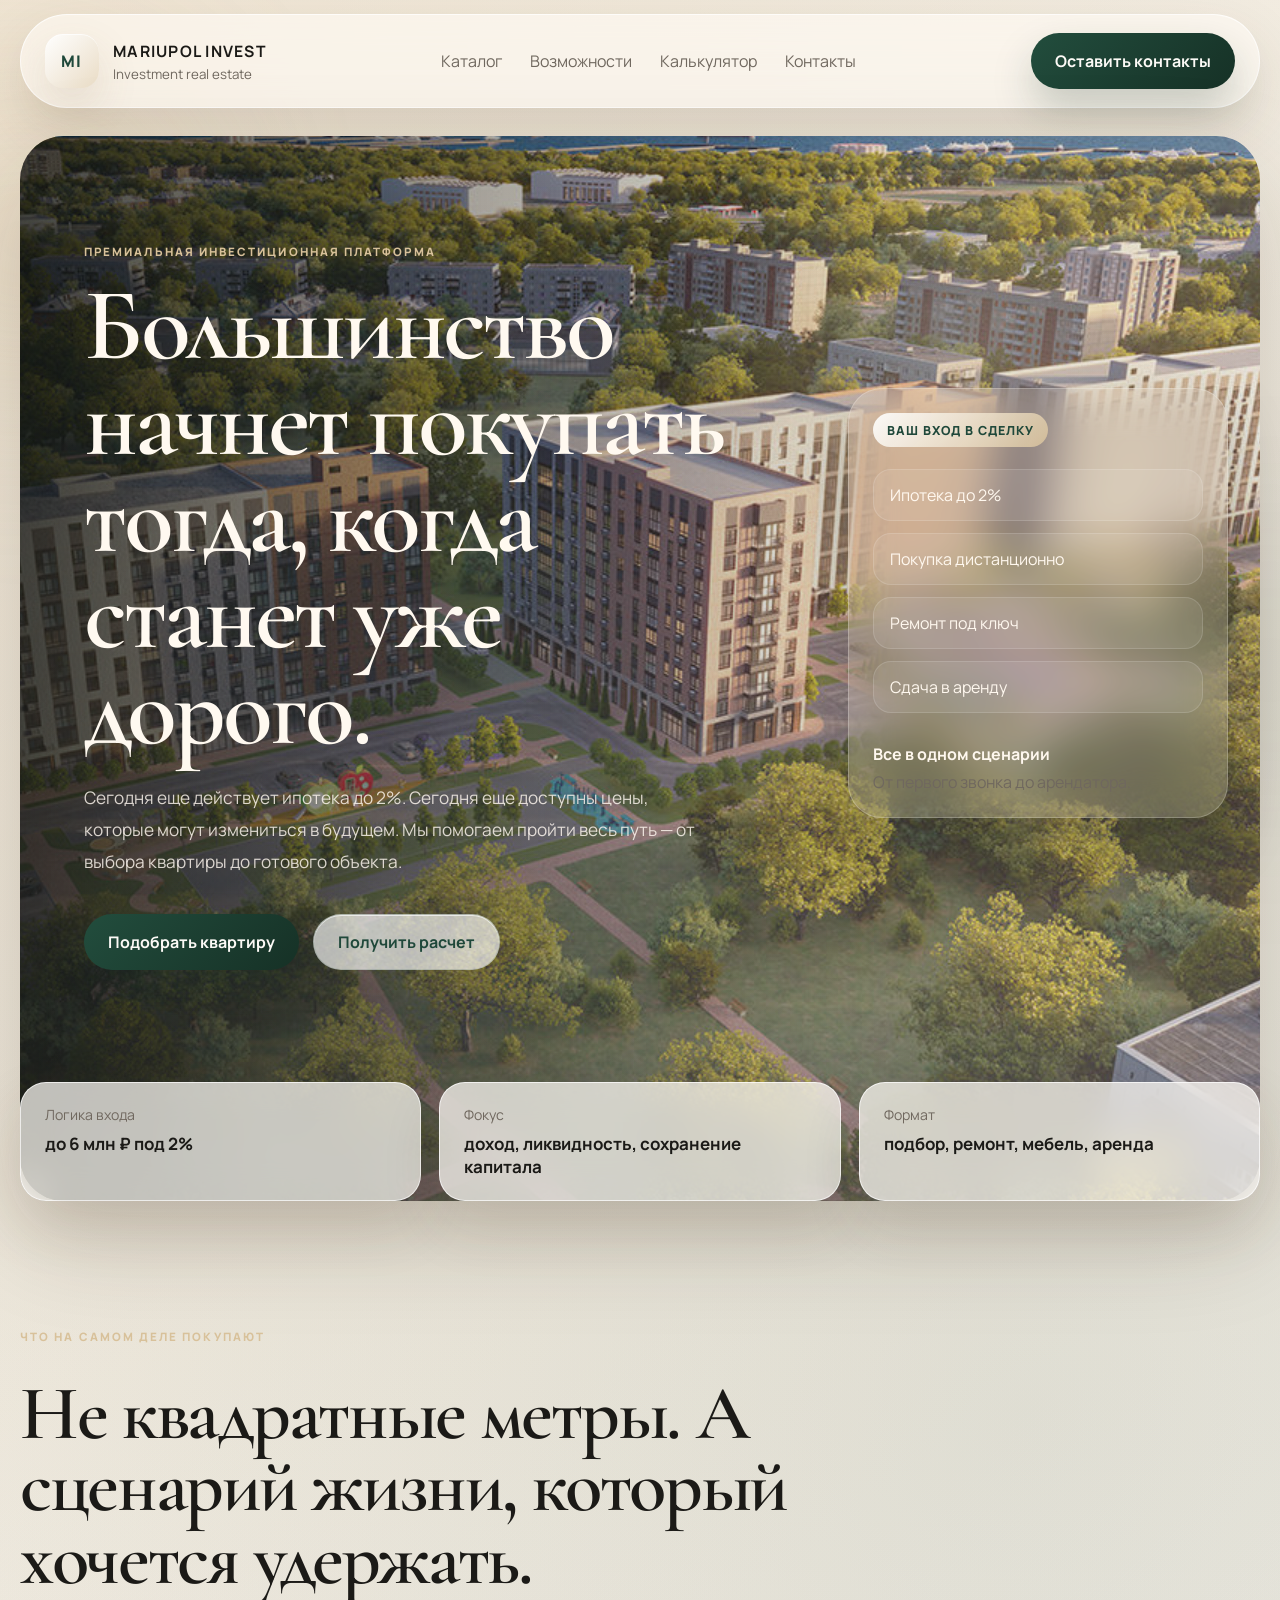
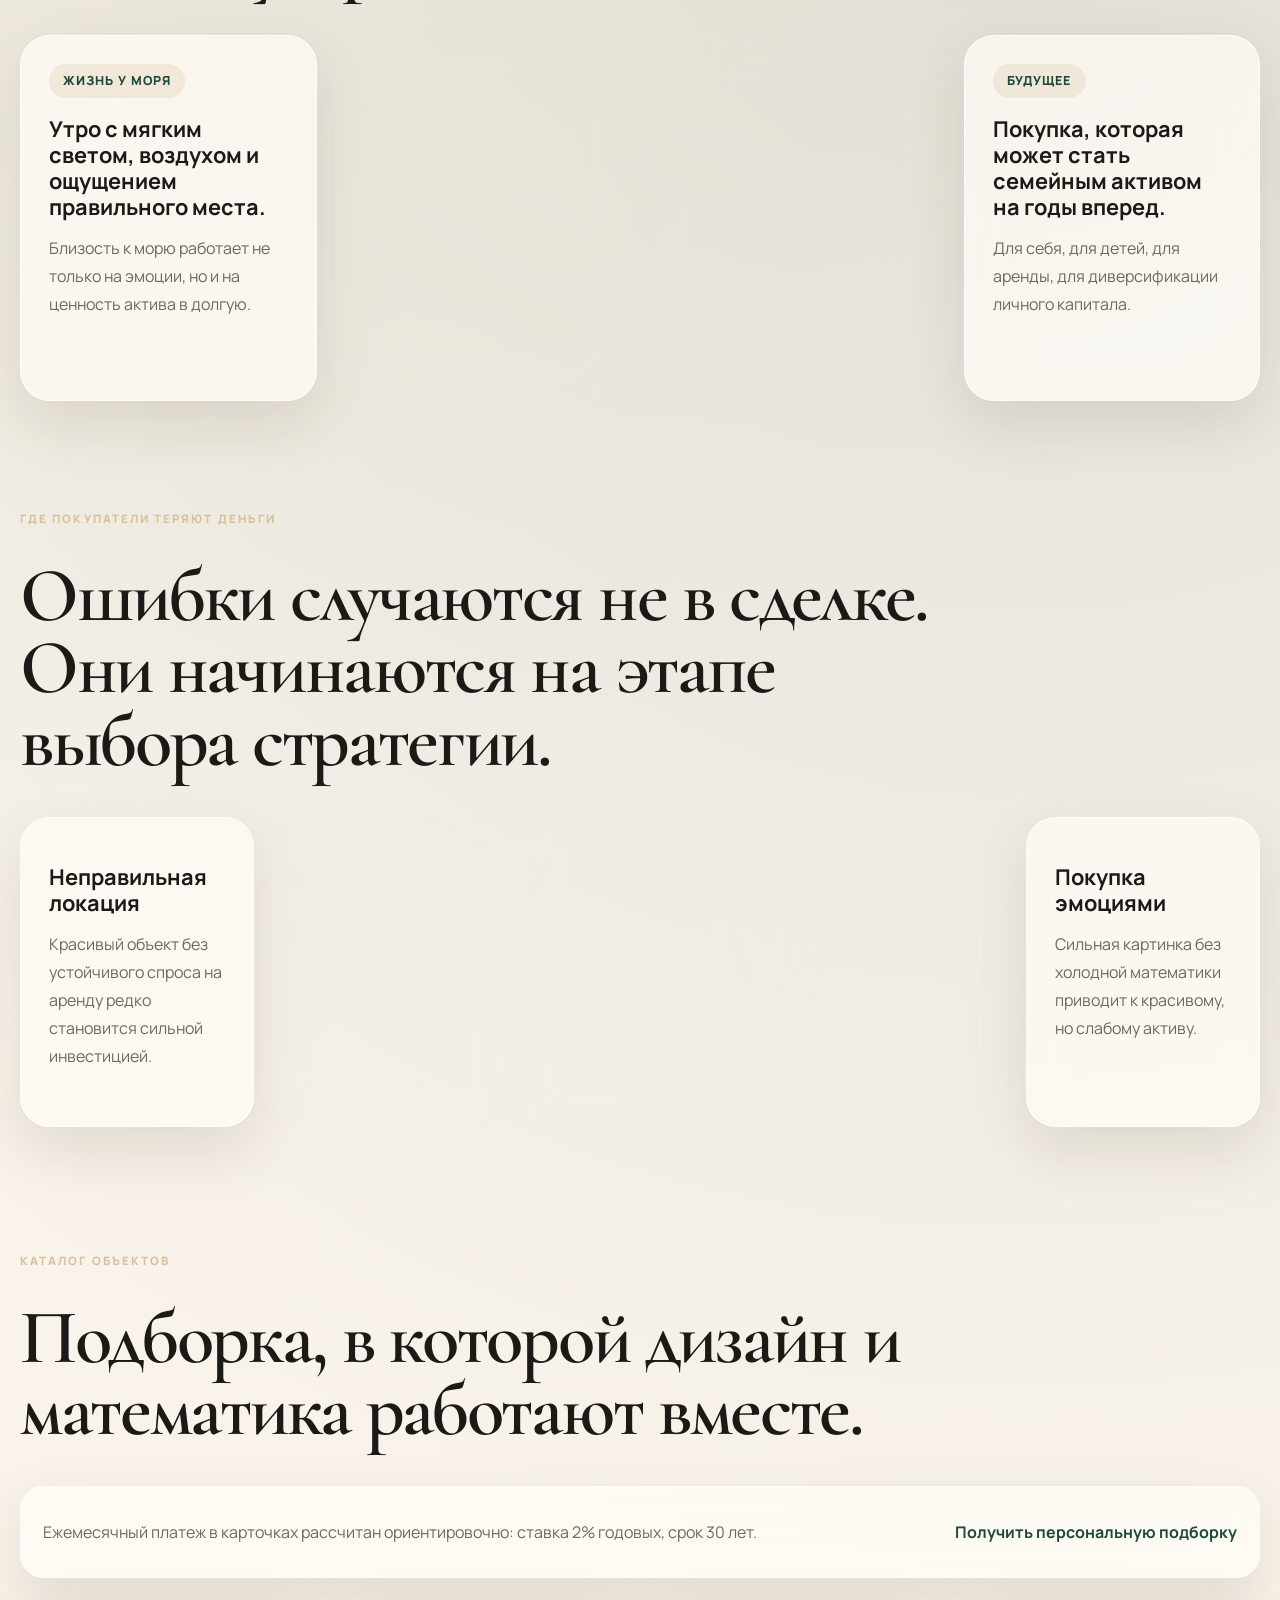
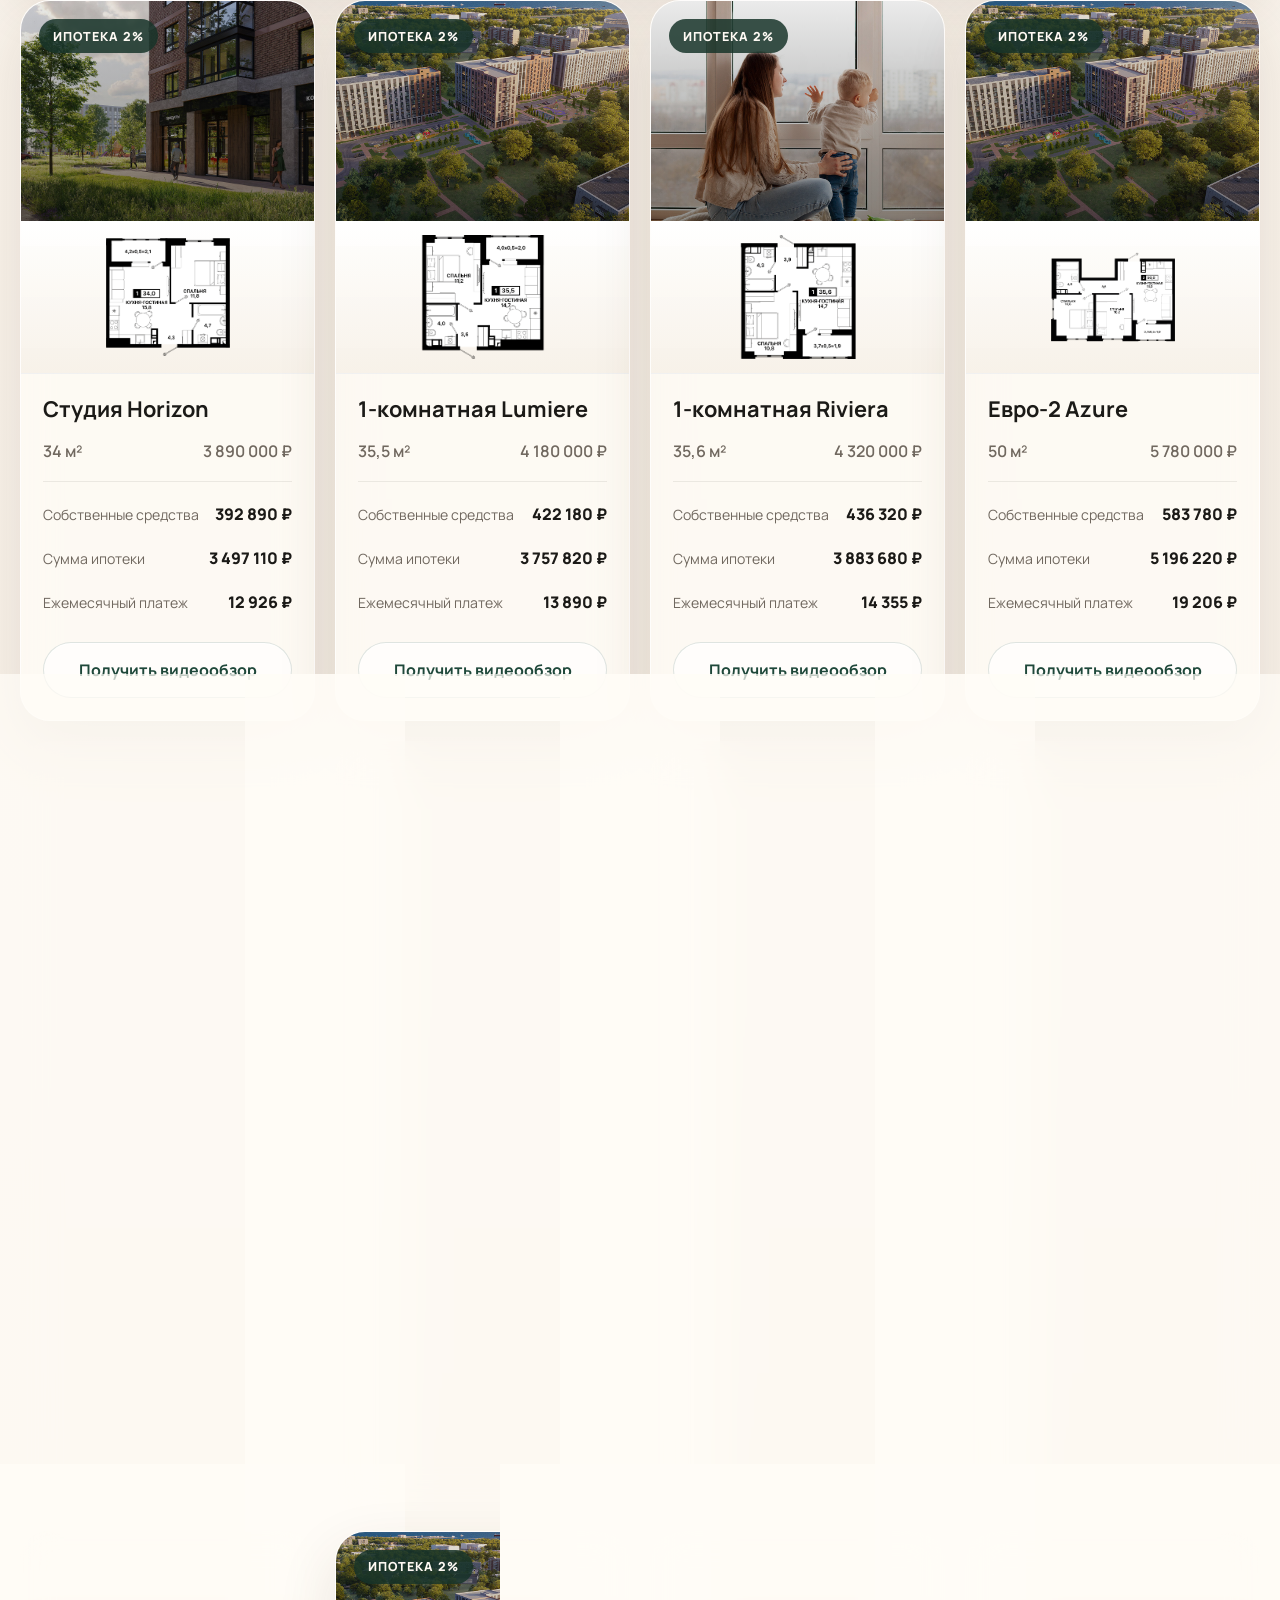
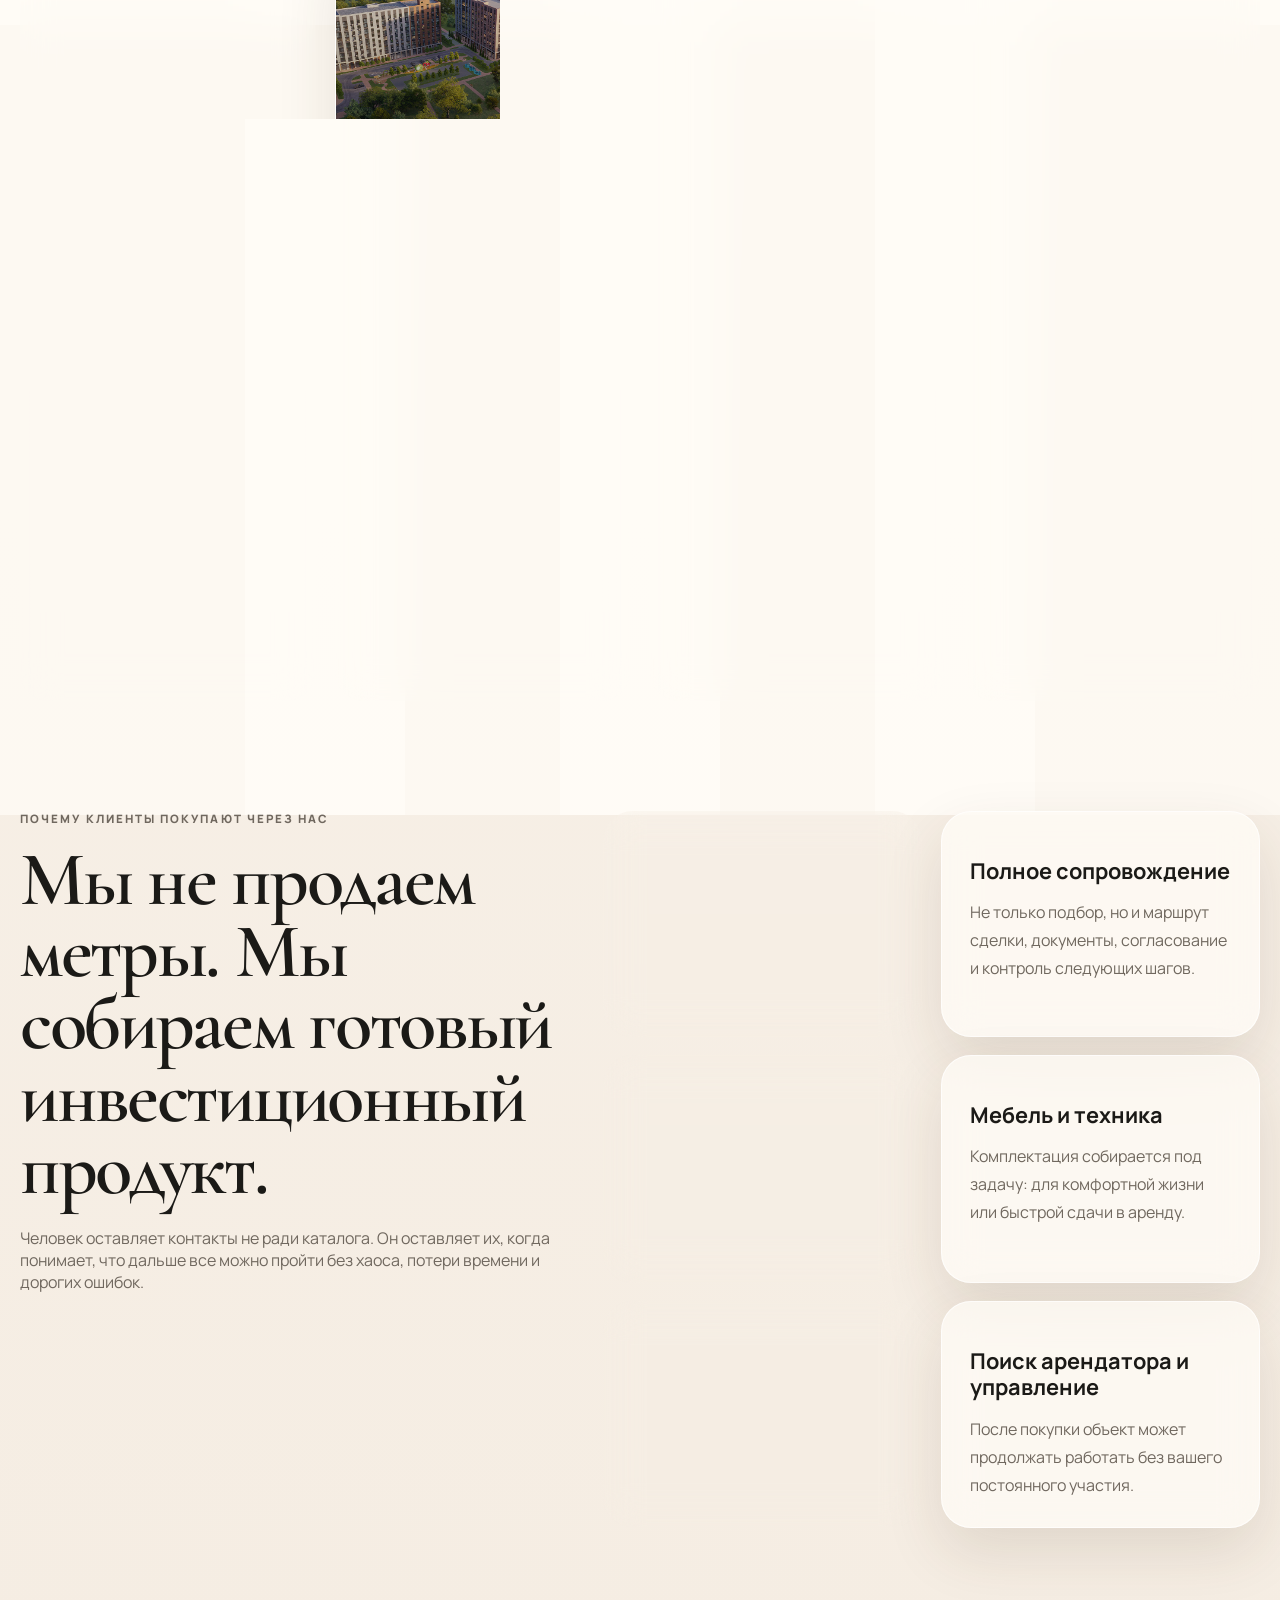
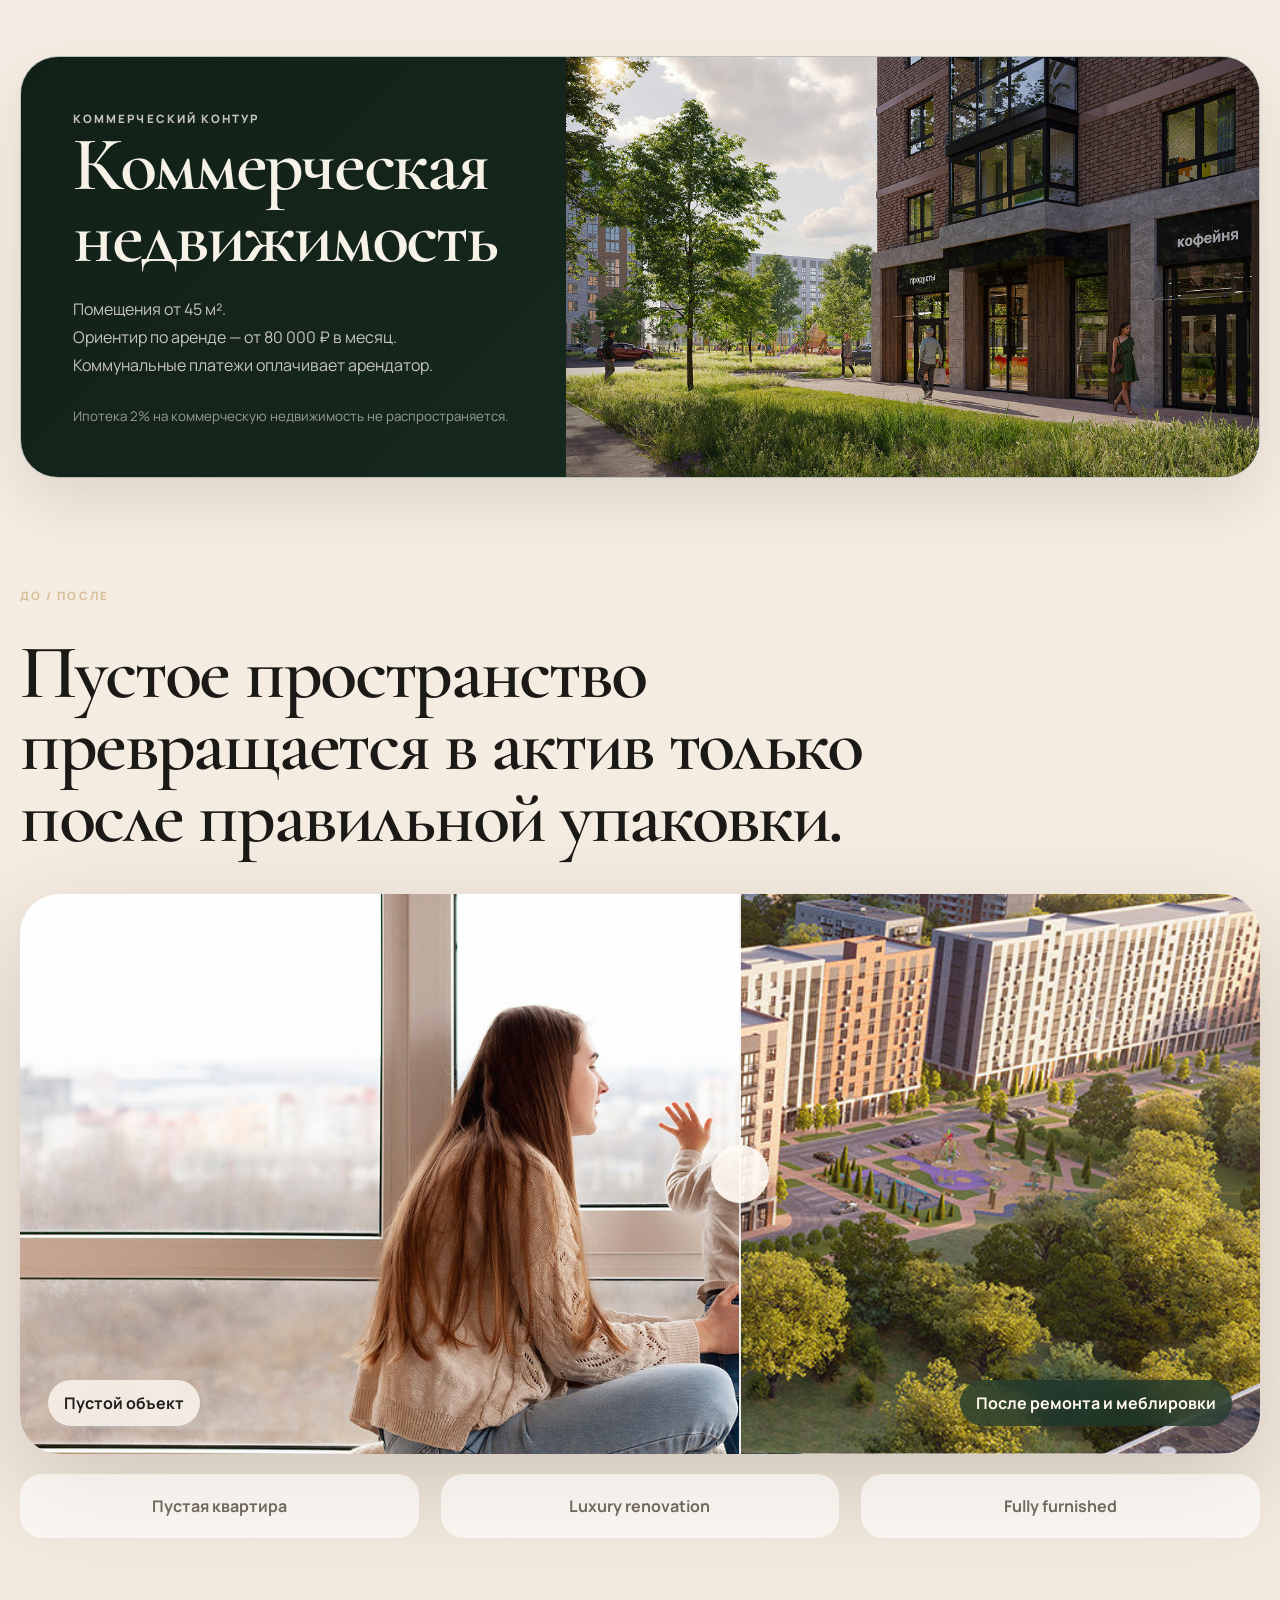
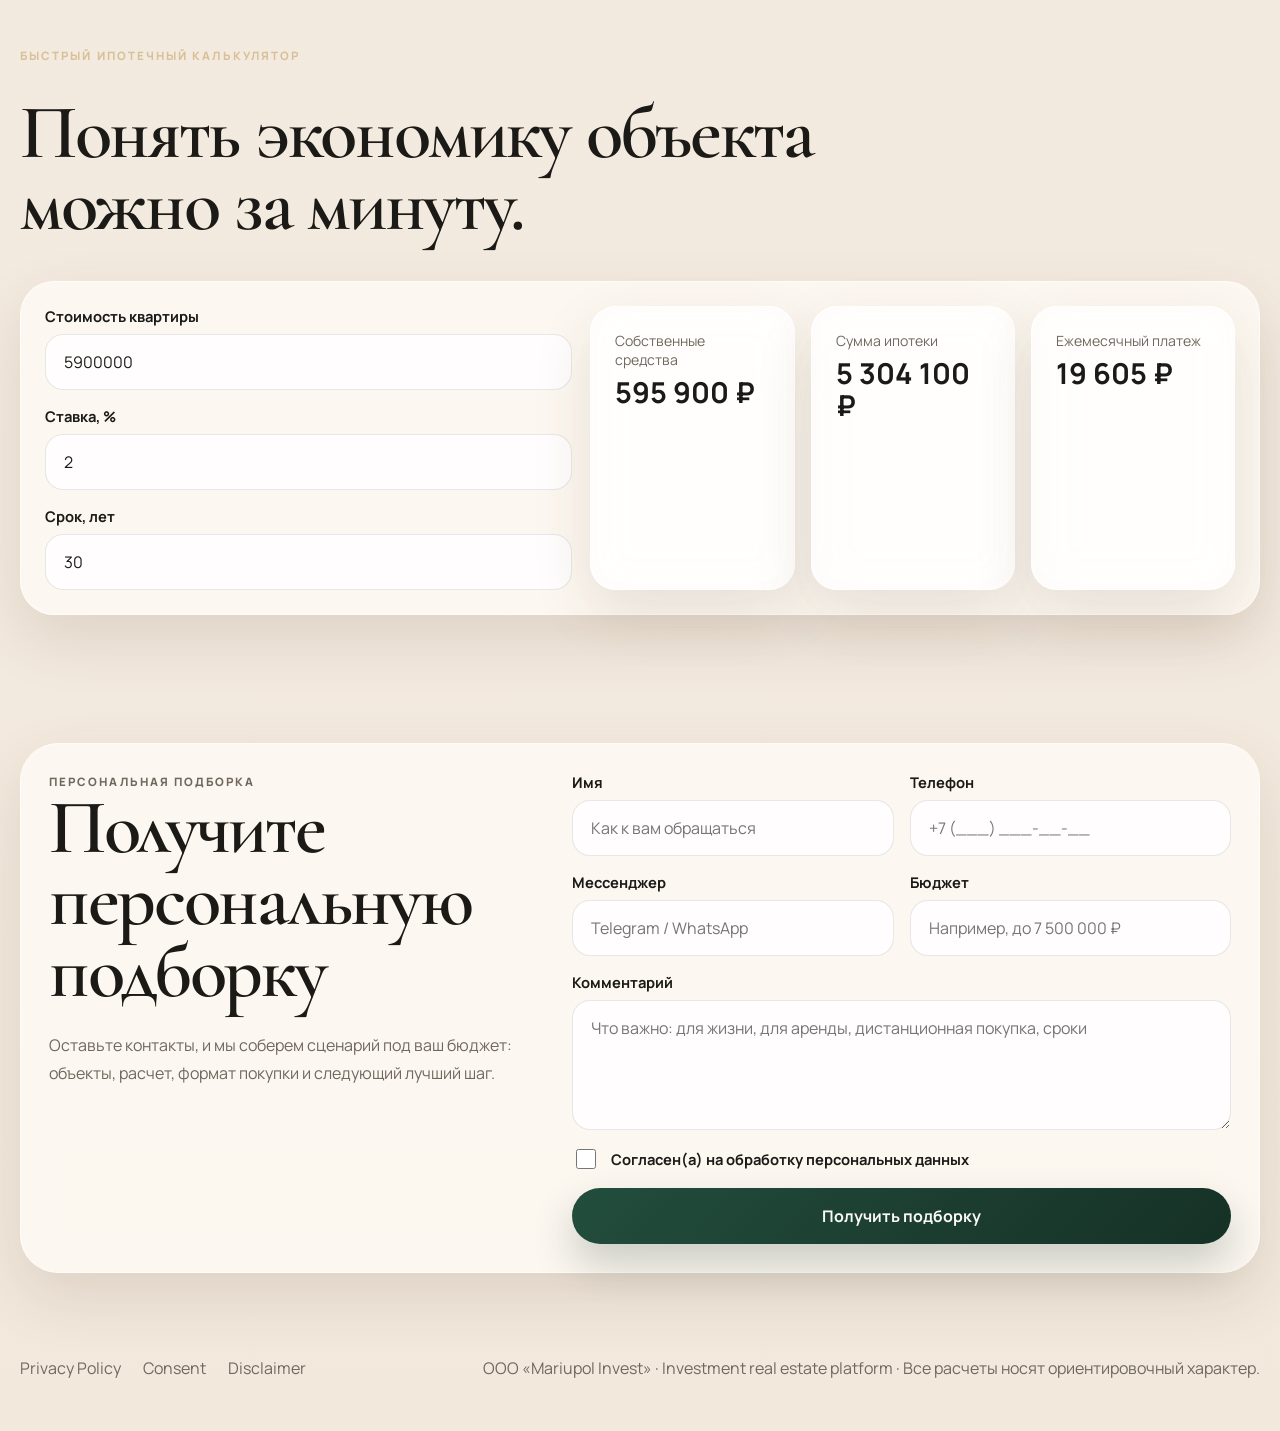
<file: index.html>
<!DOCTYPE html>
<html lang="ru">
  <head>
    <meta charset="UTF-8" />
    <meta name="viewport" content="width=device-width, initial-scale=1.0" />
    <title>Mariupol Invest | Инвестиционная недвижимость у моря</title>
    <meta
      name="description"
      content="Премиальная инвестиционная платформа по недвижимости в Мариуполе: подбор объектов, ипотека до 2%, дистанционная покупка, ремонт под ключ и подготовка к аренде."
    />
    <link rel="preconnect" href="https://fonts.googleapis.com" />
    <link rel="preconnect" href="https://fonts.gstatic.com" crossorigin />
    <link
      href="https://fonts.googleapis.com/css2?family=Cormorant+Garamond:wght@500;600;700&family=Manrope:wght@400;500;600;700;800&display=swap"
      rel="stylesheet"
    />
    <link rel="stylesheet" href="styles.css" />
  </head>
  <body>
    <div class="ambient ambient--one"></div>
    <div class="ambient ambient--two"></div>

    <header class="header">
      <a class="brand" href="#top" aria-label="Mariupol Invest">
        <span class="brand__mark">MI</span>
        <span class="brand__text">
          <strong>Mariupol Invest</strong>
          <small>Investment real estate</small>
        </span>
      </a>

      <nav class="nav">
        <a href="#catalog">Каталог</a>
        <a href="#advantages">Возможности</a>
        <a href="#calculator">Калькулятор</a>
        <a href="#lead">Контакты</a>
      </nav>

      <a class="header__cta" href="#lead">Оставить контакты</a>
    </header>

    <main id="top">
      <section class="hero section">
        <div class="hero__backdrop">
          <img src="assets/hero-aura-full.jpg" alt="Вид на квартал у моря" />
        </div>

        <div class="hero__overlay"></div>

        <div class="hero__content reveal">
          <p class="eyebrow">Премиальная инвестиционная платформа</p>
          <h1>Большинство начнет покупать тогда, когда станет уже дорого.</h1>
          <p class="hero__lead">
            Сегодня еще действует ипотека до 2%. Сегодня еще доступны цены,
            которые могут измениться в будущем. Мы помогаем пройти весь путь —
            от выбора квартиры до готового объекта.
          </p>

          <div class="hero__actions">
            <a class="btn btn--primary" href="#catalog">Подобрать квартиру</a>
            <a class="btn btn--secondary" href="#calculator">Получить расчет</a>
          </div>
        </div>

        <aside class="hero-card reveal">
          <span class="hero-card__label">Ваш вход в сделку</span>
          <ul class="hero-card__list">
            <li>Ипотека до 2%</li>
            <li>Покупка дистанционно</li>
            <li>Ремонт под ключ</li>
            <li>Сдача в аренду</li>
          </ul>
          <div class="hero-card__footer">
            <strong>Все в одном сценарии</strong>
            <span>От первого звонка до арендатора.</span>
          </div>
        </aside>

        <div class="hero__metrics reveal">
          <article class="metric-card">
            <span>Логика входа</span>
            <strong>до 6 млн ₽ под 2%</strong>
          </article>
          <article class="metric-card">
            <span>Фокус</span>
            <strong>доход, ликвидность, сохранение капитала</strong>
          </article>
          <article class="metric-card">
            <span>Формат</span>
            <strong>подбор, ремонт, мебель, аренда</strong>
          </article>
        </div>
      </section>

      <section class="section section--spacious">
        <div class="section-head reveal">
          <p class="eyebrow">Что на самом деле покупают</p>
          <h2>Не квадратные метры. А сценарий жизни, который хочется удержать.</h2>
        </div>

        <div class="dream-grid">
          <article class="dream-card reveal">
            <span class="pill">Жизнь у моря</span>
            <h3>Утро с мягким светом, воздухом и ощущением правильного места.</h3>
            <p>Близость к морю работает не только на эмоции, но и на ценность актива в долгую.</p>
          </article>
          <article class="dream-card reveal">
            <span class="pill">Пассивный доход</span>
            <h3>Недвижимость, которая может приносить деньги, а не просто занимать капитал.</h3>
            <p>Когда объект подбирается под спрос арендатора, цифры начинают работать на владельца.</p>
          </article>
          <article class="dream-card reveal">
            <span class="pill">Сохранение капитала</span>
            <h3>Точка входа сегодня часто важнее, чем идеальный момент завтра.</h3>
            <p>В периоды роста цен выигрывают те, кто заходит раньше рынка, а не догоняет его.</p>
          </article>
          <article class="dream-card reveal">
            <span class="pill">Будущее</span>
            <h3>Покупка, которая может стать семейным активом на годы вперед.</h3>
            <p>Для себя, для детей, для аренды, для диверсификации личного капитала.</p>
          </article>
        </div>
      </section>

      <section class="section">
        <div class="section-head reveal">
          <p class="eyebrow">Где покупатели теряют деньги</p>
          <h2>Ошибки случаются не в сделке. Они начинаются на этапе выбора стратегии.</h2>
        </div>

        <div class="risk-grid">
          <article class="risk-card reveal">
            <h3>Неправильная локация</h3>
            <p>Красивый объект без устойчивого спроса на аренду редко становится сильной инвестицией.</p>
          </article>
          <article class="risk-card reveal">
            <h3>Ошибки в расчетах</h3>
            <p>Покупатели часто смотрят только на цену объекта, забывая про полную модель владения.</p>
          </article>
          <article class="risk-card reveal">
            <h3>Неверная стратегия</h3>
            <p>Объект для жизни и объект под доход не всегда совпадают. Смешение целей стоит дорого.</p>
          </article>
          <article class="risk-card reveal">
            <h3>Дорогой ремонт</h3>
            <p>Неуправляемый бюджет и неподходящая комплектация съедают доходность быстрее ставки банка.</p>
          </article>
          <article class="risk-card reveal">
            <h3>Покупка эмоциями</h3>
            <p>Сильная картинка без холодной математики приводит к красивому, но слабому активу.</p>
          </article>
        </div>
      </section>

      <section class="section section--catalog" id="catalog">
        <div class="section-head reveal">
          <p class="eyebrow">Каталог объектов</p>
          <h2>Подборка, в которой дизайн и математика работают вместе.</h2>
        </div>

        <div class="catalog-toolbar reveal">
          <p>Ежемесячный платеж в карточках рассчитан ориентировочно: ставка 2% годовых, срок 30 лет.</p>
          <a class="text-link" href="#lead">Получить персональную подборку</a>
        </div>

        <div class="catalog-grid" data-catalog-grid></div>
      </section>

      <section class="section" id="advantages">
        <div class="feature-layout">
          <div class="feature-copy reveal">
            <p class="eyebrow">Почему клиенты покупают через нас</p>
            <h2>Мы не продаем метры. Мы собираем готовый инвестиционный продукт.</h2>
            <p>
              Человек оставляет контакты не ради каталога. Он оставляет их, когда понимает,
              что дальше все можно пройти без хаоса, потери времени и дорогих ошибок.
            </p>
          </div>

          <div class="feature-grid">
            <article class="feature-card reveal">
              <h3>Дистанционная покупка</h3>
              <p>Можно зайти в объект из другого города и пройти ключевые этапы без личного присутствия.</p>
            </article>
            <article class="feature-card reveal">
              <h3>Полное сопровождение</h3>
              <p>Не только подбор, но и маршрут сделки, документы, согласование и контроль следующих шагов.</p>
            </article>
            <article class="feature-card reveal">
              <h3>Ремонт под ключ</h3>
              <p>Сценарий ремонта просчитывается заранее, чтобы не превращать объект в бесконечную стройку.</p>
            </article>
            <article class="feature-card reveal">
              <h3>Мебель и техника</h3>
              <p>Комплектация собирается под задачу: для комфортной жизни или быстрой сдачи в аренду.</p>
            </article>
            <article class="feature-card reveal">
              <h3>Подготовка к аренде</h3>
              <p>Финальный объект должен быть готов не на фото, а к реальному выходу на рынок.</p>
            </article>
            <article class="feature-card reveal">
              <h3>Поиск арендатора и управление</h3>
              <p>После покупки объект может продолжать работать без вашего постоянного участия.</p>
            </article>
          </div>
        </div>
      </section>

      <section class="section section--dark">
        <div class="commercial reveal">
          <div class="commercial__copy">
            <p class="eyebrow eyebrow--dark">Коммерческий контур</p>
            <h2>Коммерческая недвижимость</h2>
            <p>Помещения от 45 м².</p>
            <p>Ориентир по аренде — от 80 000 ₽ в месяц.</p>
            <p>Коммунальные платежи оплачивает арендатор.</p>
            <small>Ипотека 2% на коммерческую недвижимость не распространяется.</small>
          </div>
          <div class="commercial__visual">
            <img src="assets/aura-about-1.jpg" alt="Коммерческие помещения и благоустройство" />
          </div>
        </div>
      </section>

      <section class="section">
        <div class="section-head reveal">
          <p class="eyebrow">До / После</p>
          <h2>Пустое пространство превращается в актив только после правильной упаковки.</h2>
        </div>

        <div class="before-after reveal" data-before-after>
          <div class="before-after__image before-after__image--before">
            <img src="assets/aura-architecture.jpg" alt="Объект до ремонта" />
            <span>Пустой объект</span>
          </div>
          <div class="before-after__image before-after__image--after">
            <img src="assets/hero-aura-full.jpg" alt="Объект после ремонта и меблировки" />
            <span>После ремонта и меблировки</span>
          </div>
          <div class="before-after__line"></div>
          <input
            class="before-after__range"
            type="range"
            min="0"
            max="100"
            value="58"
            aria-label="Сравнение до и после"
          />
        </div>

        <div class="transformation reveal">
          <div>Пустая квартира</div>
          <div>Luxury renovation</div>
          <div>Fully furnished</div>
        </div>
      </section>

      <section class="section" id="calculator">
        <div class="section-head reveal">
          <p class="eyebrow">Быстрый ипотечный калькулятор</p>
          <h2>Понять экономику объекта можно за минуту.</h2>
        </div>

        <div class="calculator reveal">
          <form class="calculator__form" data-calculator-form>
            <label>
              <span>Стоимость квартиры</span>
              <input type="number" name="price" min="1000000" step="100000" value="5900000" />
            </label>
            <label>
              <span>Ставка, %</span>
              <input type="number" name="rate" min="0.1" max="30" step="0.1" value="2" />
            </label>
            <label>
              <span>Срок, лет</span>
              <input type="number" name="years" min="1" max="35" step="1" value="30" />
            </label>
          </form>

          <div class="calculator__results">
            <article class="result-card">
              <span>Собственные средства</span>
              <strong data-result-own>0 ₽</strong>
            </article>
            <article class="result-card">
              <span>Сумма ипотеки</span>
              <strong data-result-loan>0 ₽</strong>
            </article>
            <article class="result-card">
              <span>Ежемесячный платеж</span>
              <strong data-result-payment>0 ₽</strong>
            </article>
          </div>
        </div>
      </section>

      <section class="section section--lead" id="lead">
        <div class="lead-shell reveal">
          <div class="lead-copy">
            <p class="eyebrow">Персональная подборка</p>
            <h2>Получите персональную подборку</h2>
            <p>
              Оставьте контакты, и мы соберем сценарий под ваш бюджет: объекты,
              расчет, формат покупки и следующий лучший шаг.
            </p>
          </div>

          <form class="lead-form" data-lead-form>
            <label>
              <span>Имя</span>
              <input type="text" name="name" placeholder="Как к вам обращаться" required />
            </label>
            <label>
              <span>Телефон</span>
              <input type="tel" name="phone" placeholder="+7 (___) ___-__-__" required />
            </label>
            <label>
              <span>Мессенджер</span>
              <input type="text" name="messenger" placeholder="Telegram / WhatsApp" />
            </label>
            <label>
              <span>Бюджет</span>
              <input type="text" name="budget" placeholder="Например, до 7 500 000 ₽" />
            </label>
            <label class="lead-form__full">
              <span>Комментарий</span>
              <textarea name="comment" placeholder="Что важно: для жизни, для аренды, дистанционная покупка, сроки"></textarea>
            </label>
            <label class="checkbox lead-form__full">
              <input type="checkbox" name="consent" required />
              <span>Согласен(а) на обработку персональных данных</span>
            </label>
            <button class="btn btn--primary lead-form__full" type="submit">Получить подборку</button>
            <p class="form-message lead-form__full" data-form-success hidden>
              Спасибо. Форма готова; на следующем этапе можно подключить реальную отправку заявок.
            </p>
          </form>
        </div>
      </section>
    </main>

    <footer class="footer">
      <div class="footer__links">
        <a href="/">Privacy Policy</a>
        <a href="/">Consent</a>
        <a href="/">Disclaimer</a>
      </div>
      <p>ООО «Mariupol Invest» · Investment real estate platform · Все расчеты носят ориентировочный характер.</p>
    </footer>

    <template id="catalog-card-template">
      <article class="catalog-card reveal">
        <div class="catalog-card__visual">
          <img class="catalog-card__photo" alt="" />
          <span class="catalog-card__badge">Ипотека 2%</span>
        </div>
        <div class="catalog-card__plan">
          <img class="catalog-card__plan-image" alt="" />
        </div>
        <div class="catalog-card__body">
          <h3 class="catalog-card__title"></h3>
          <div class="catalog-card__meta">
            <span data-area></span>
            <span data-price></span>
          </div>
          <dl class="catalog-card__stats">
            <div>
              <dt>Собственные средства</dt>
              <dd data-own></dd>
            </div>
            <div>
              <dt>Сумма ипотеки</dt>
              <dd data-loan></dd>
            </div>
            <div>
              <dt>Ежемесячный платеж</dt>
              <dd data-payment></dd>
            </div>
          </dl>
          <a class="btn btn--secondary btn--full" href="#lead">Получить видеообзор</a>
        </div>
      </article>
    </template>

    <script src="script.js"></script>
  </body>
</html>
</file>
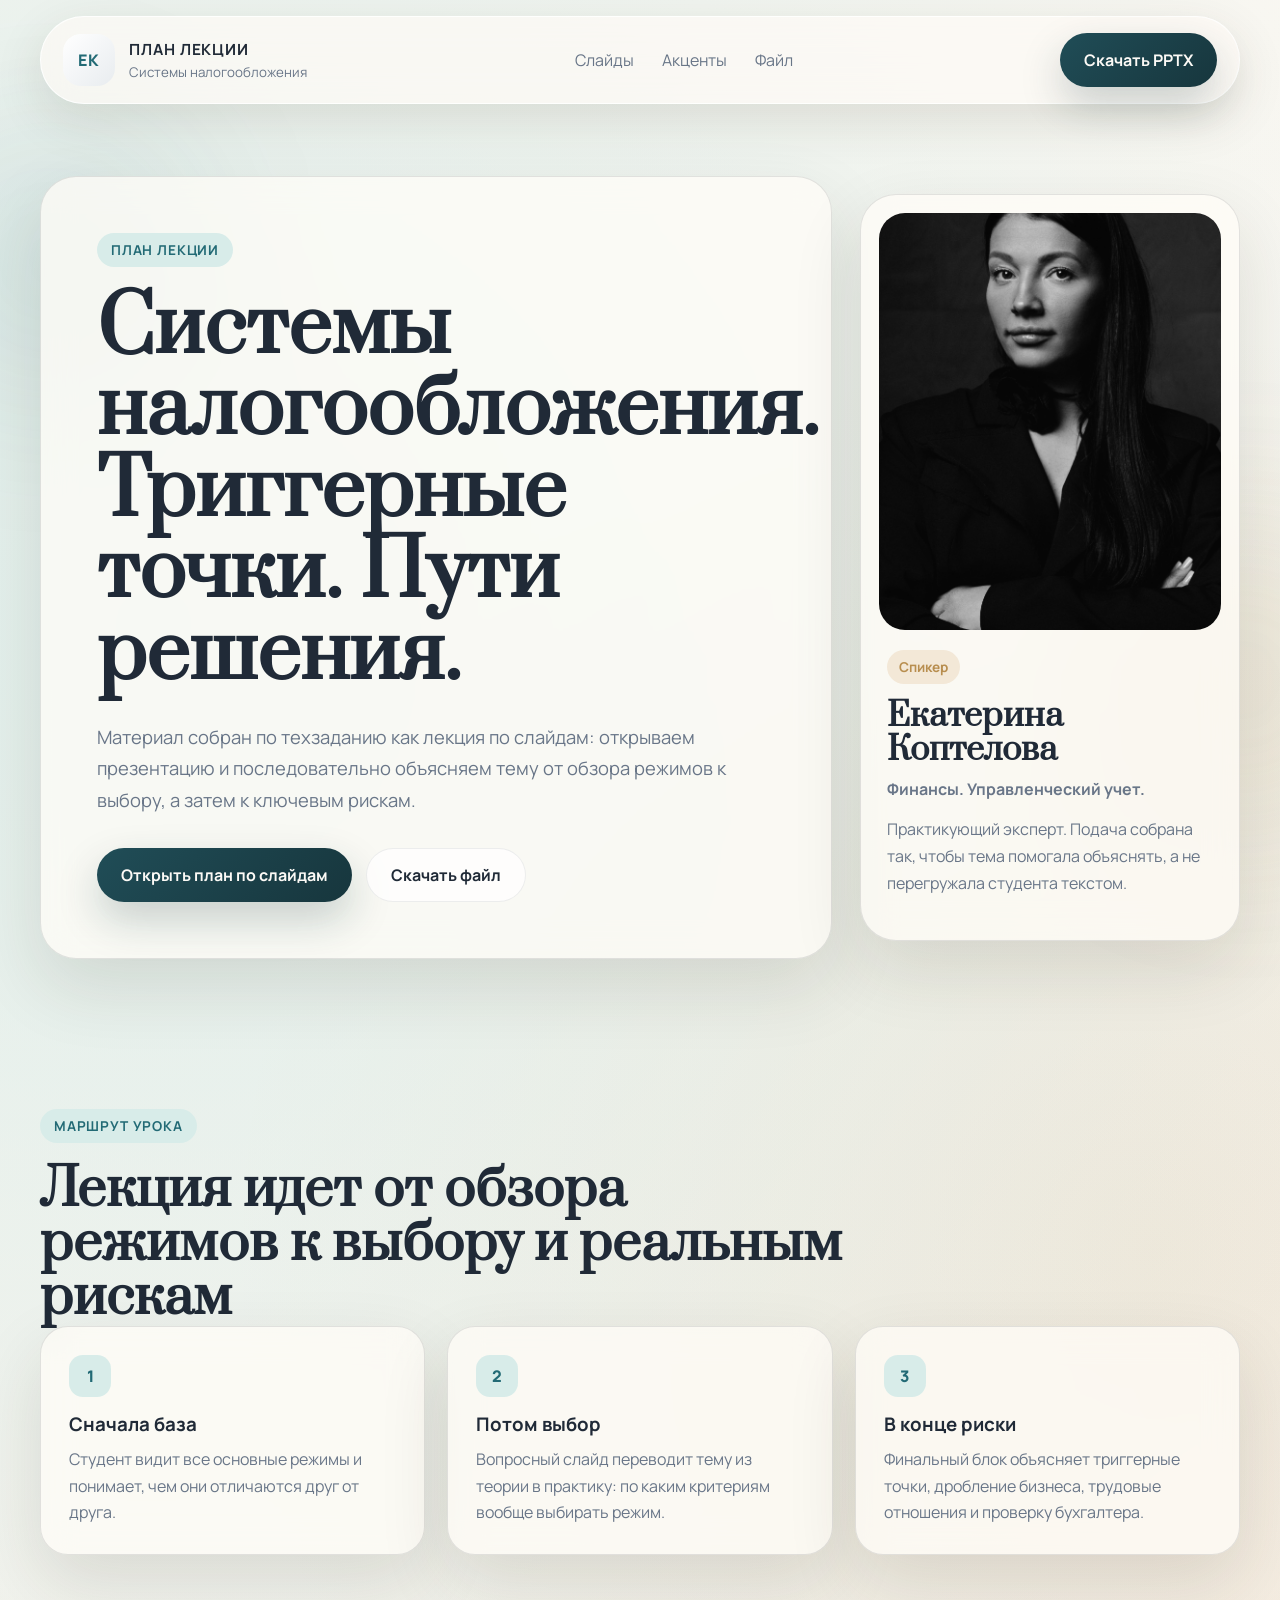
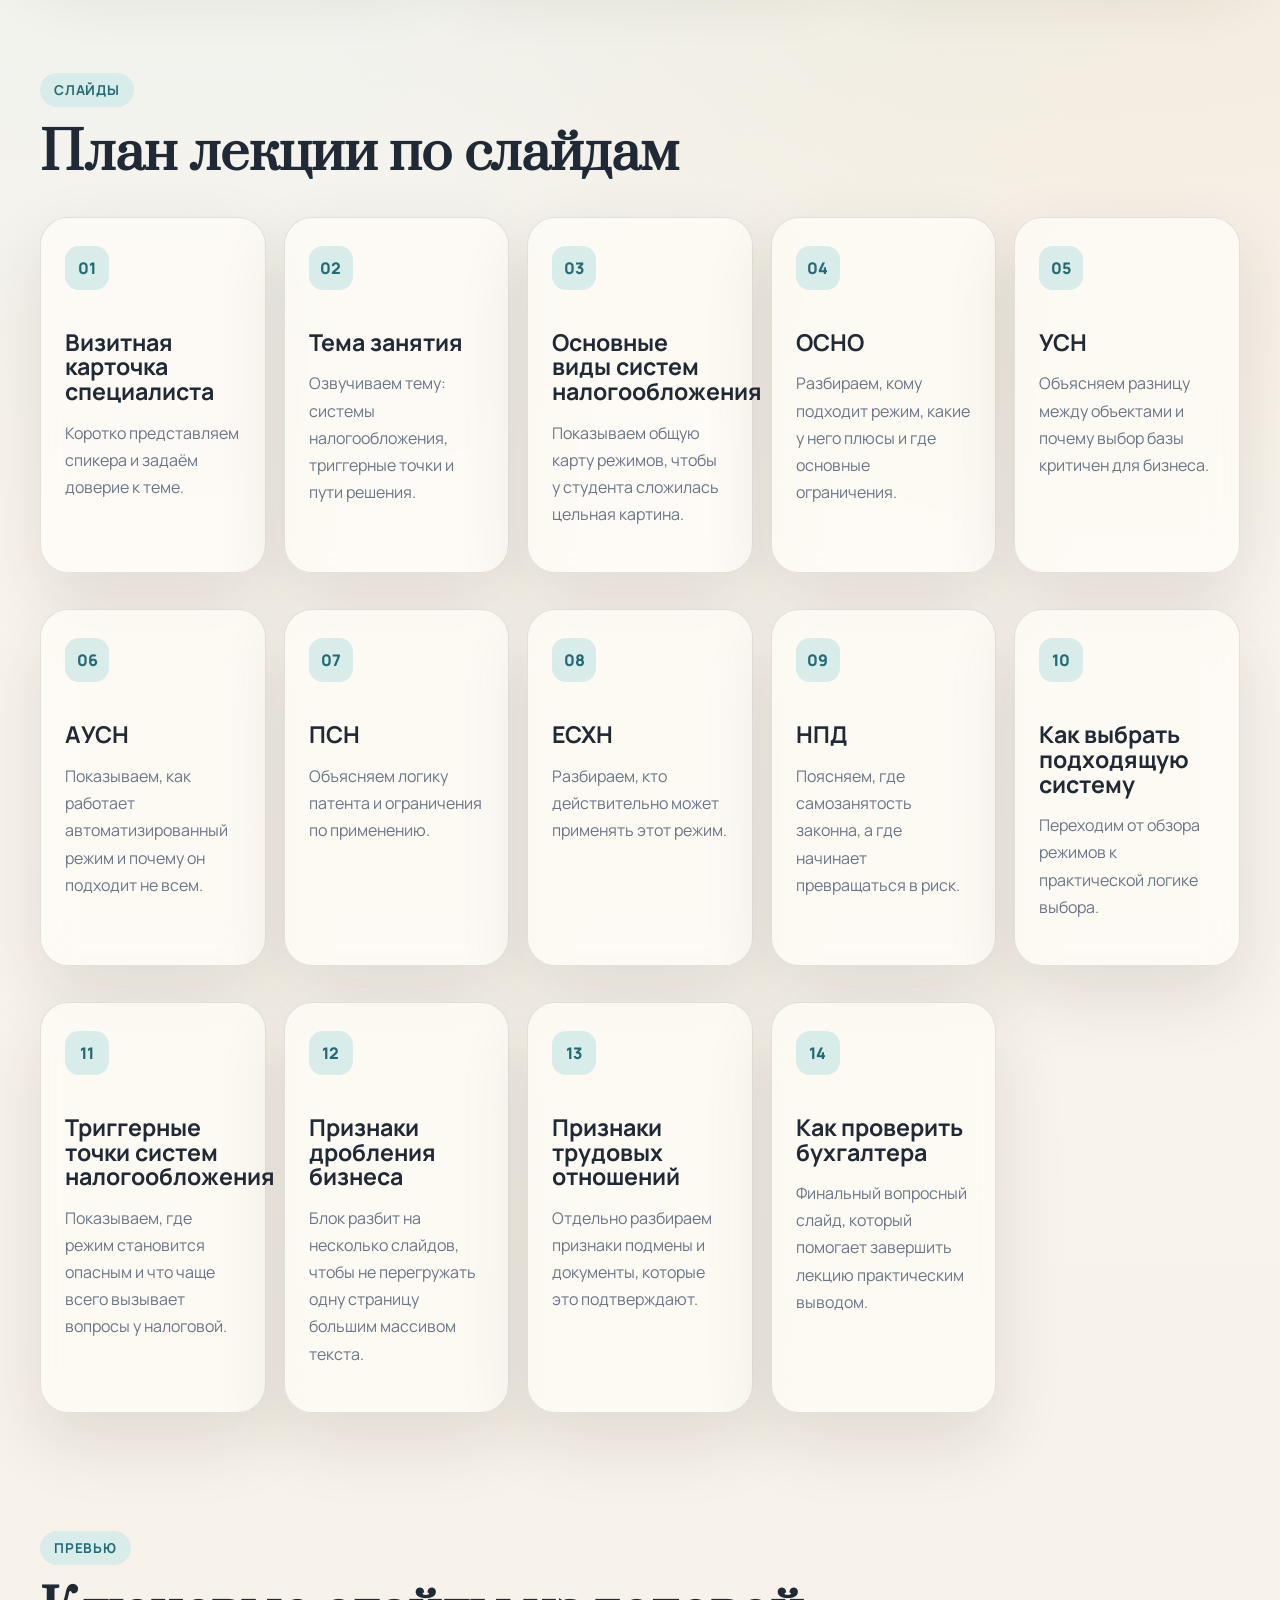
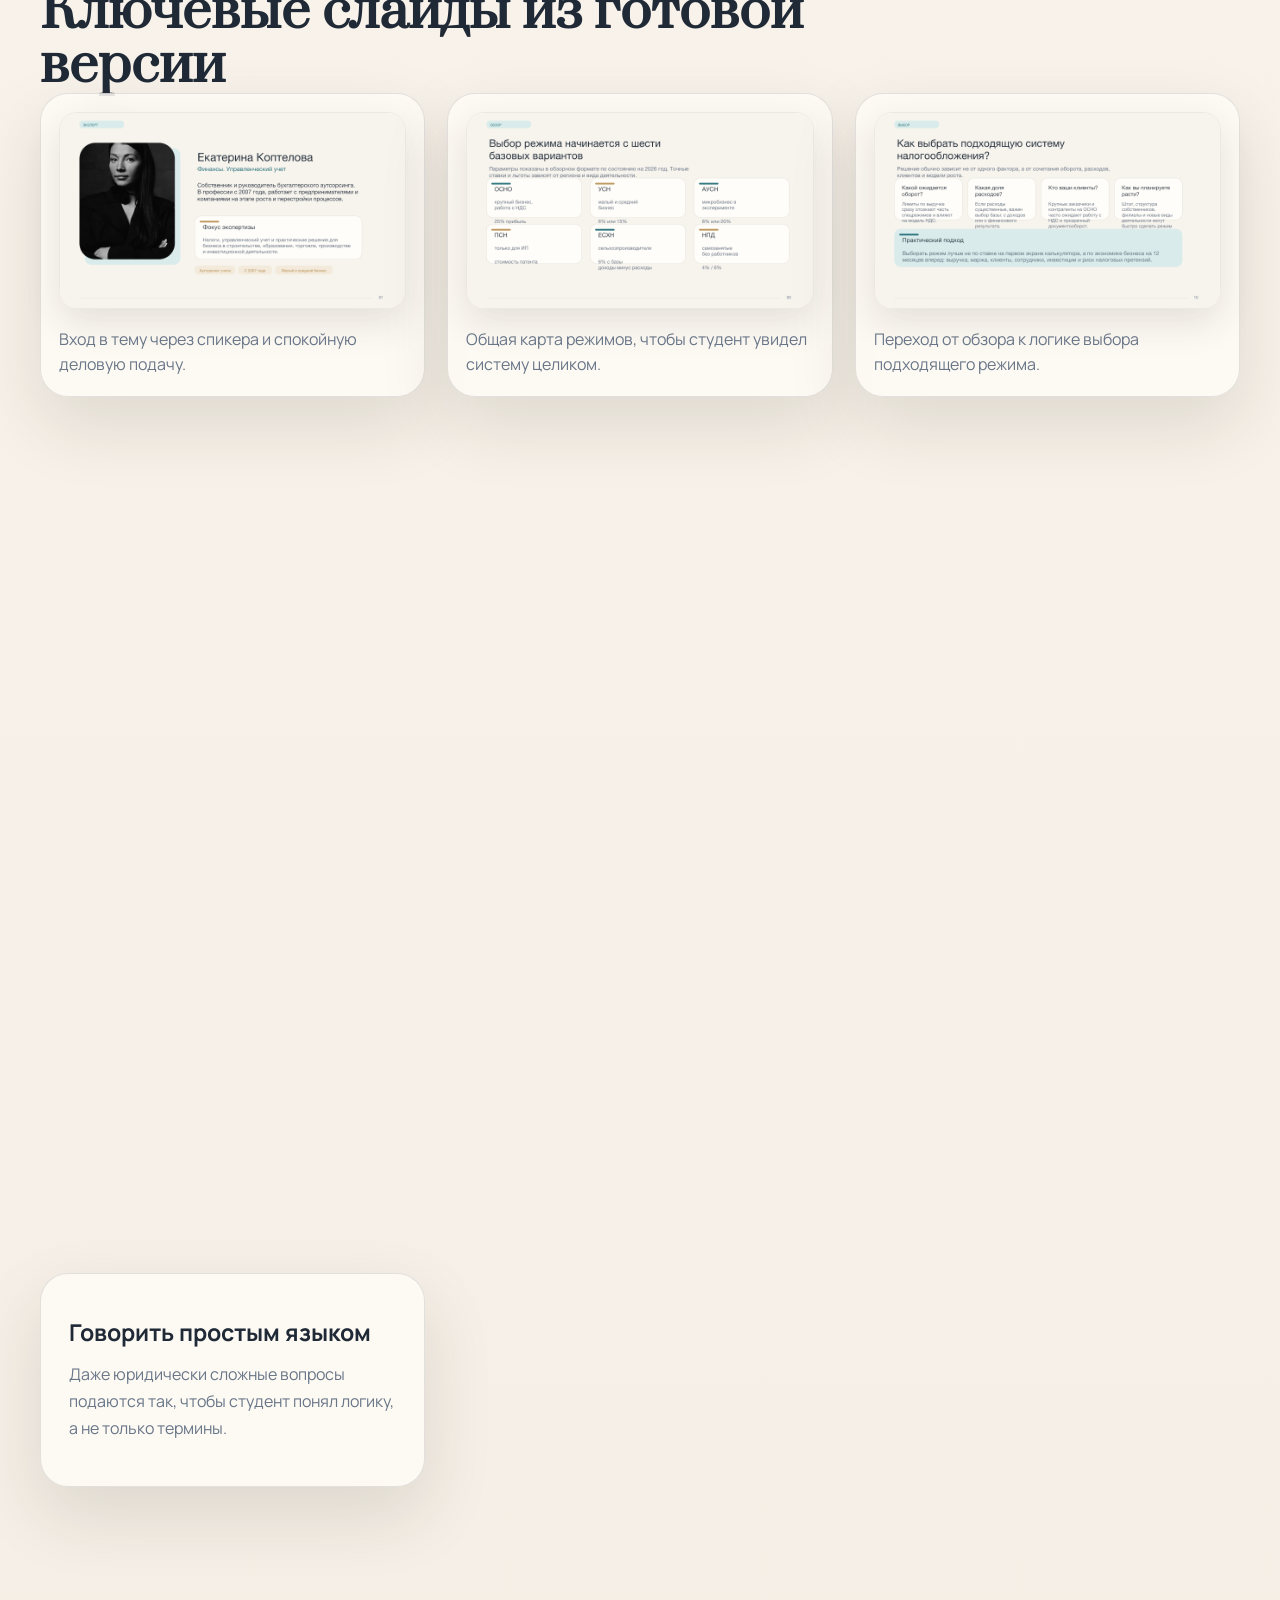
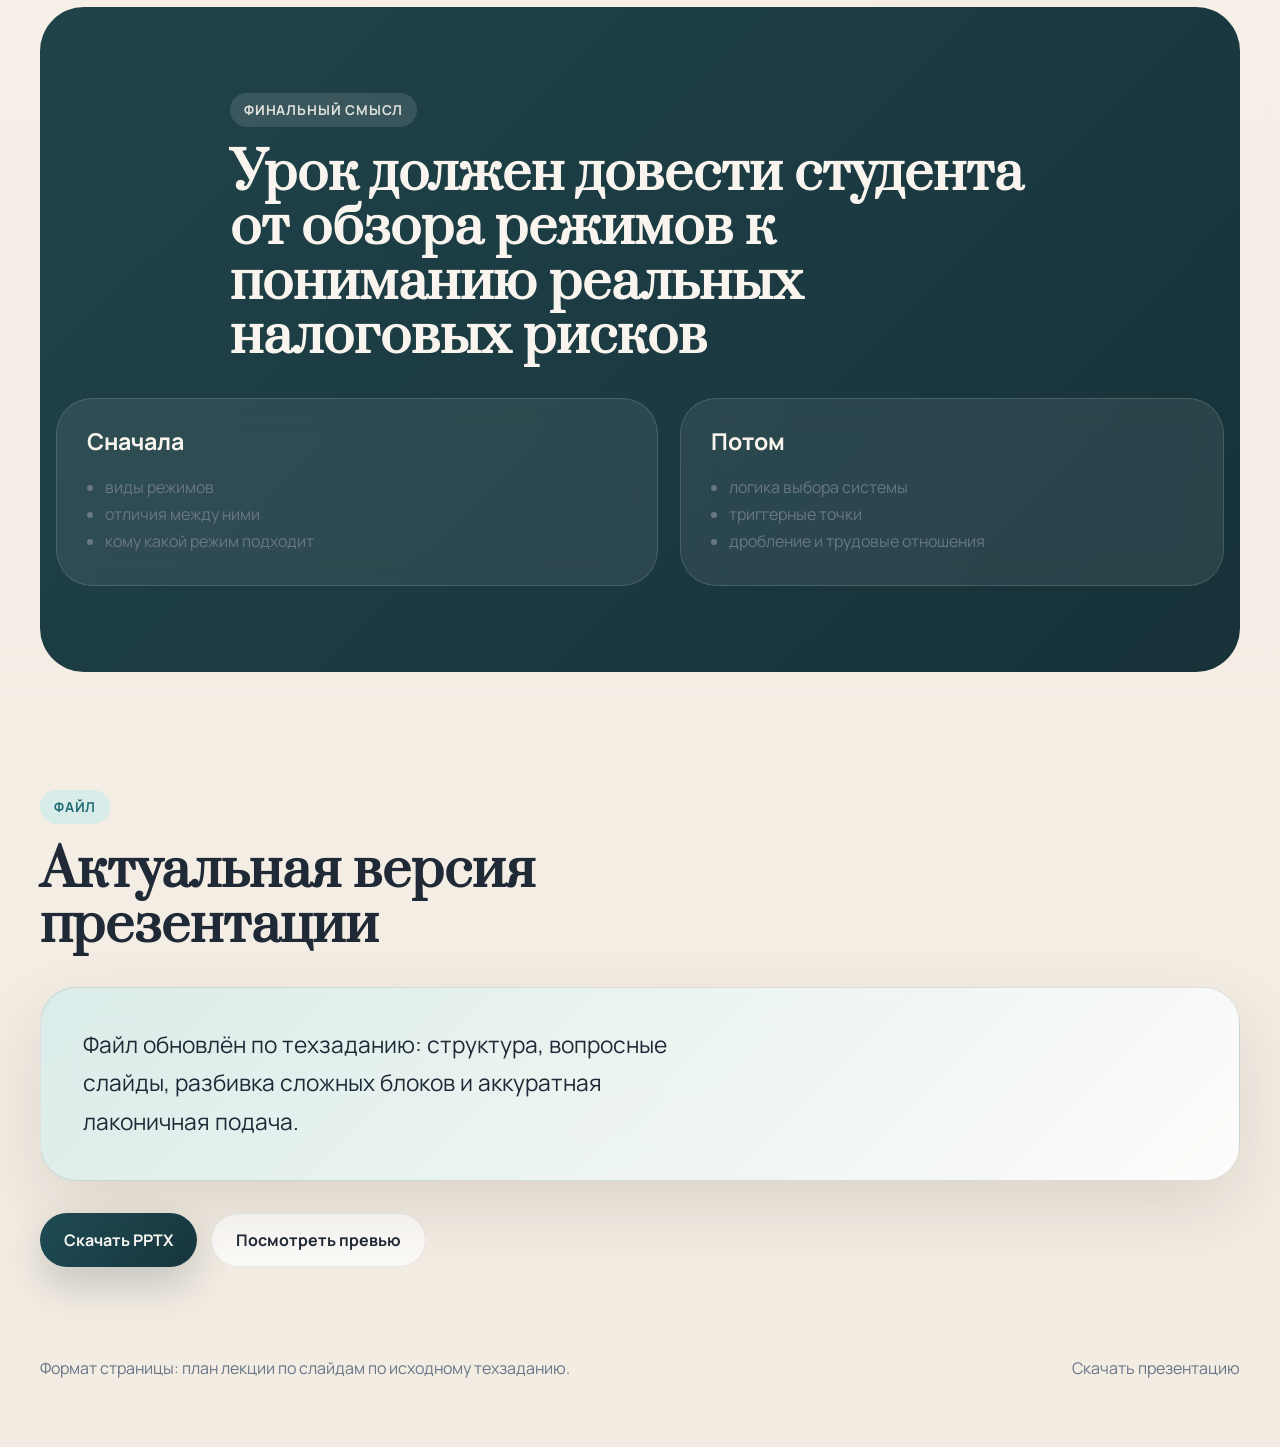
<file: ekaterina-tax-students/index.html>
<!DOCTYPE html>
<html lang="ru">
  <head>
    <meta charset="UTF-8" />
    <meta name="viewport" content="width=device-width, initial-scale=1.0" />
    <title>План лекции по слайдам | Системы налогообложения</title>
    <meta
      name="description"
      content="План лекции по слайдам на тему систем налогообложения, триггерных точек и путей решения."
    />
    <link rel="preconnect" href="https://fonts.googleapis.com" />
    <link rel="preconnect" href="https://fonts.gstatic.com" crossorigin />
    <link
      href="https://fonts.googleapis.com/css2?family=Manrope:wght@400;500;600;700;800&family=Prata&display=swap"
      rel="stylesheet"
    />
    <link rel="stylesheet" href="./styles.css" />
  </head>
  <body>
    <div class="ambient ambient--one"></div>
    <div class="ambient ambient--two"></div>

    <header class="site-header">
      <a class="brand" href="#top">
        <span class="brand__mark">ЕК</span>
        <span class="brand__text">
          <strong>План лекции</strong>
          <small>Системы налогообложения</small>
        </span>
      </a>

      <nav class="nav">
        <a href="#slides">Слайды</a>
        <a href="#notes">Акценты</a>
        <a href="#download">Файл</a>
      </nav>

      <a class="header-cta" href="./assets/tax-systems-ekaterina.pptx">
        Скачать PPTX
      </a>
    </header>

    <main id="top">
      <section class="hero">
        <div class="hero__copy reveal">
          <span class="eyebrow">План лекции</span>
          <h1>Системы налогообложения. Триггерные точки. Пути решения.</h1>
          <p class="hero__lead">
            Материал собран по техзаданию как лекция по слайдам: открываем
            презентацию и последовательно объясняем тему от обзора режимов к
            выбору, а затем к ключевым рискам.
          </p>

          <div class="hero__actions">
            <a class="btn btn--primary" href="#slides">Открыть план по слайдам</a>
            <a class="btn btn--secondary" href="./assets/tax-systems-ekaterina.pptx">Скачать файл</a>
          </div>
        </div>

        <aside class="expert-card reveal">
          <div class="expert-card__photo">
            <img src="./assets/expert.jpg" alt="Екатерина Коптелова" />
          </div>
          <div class="expert-card__body">
            <span class="pill">Спикер</span>
            <h2>Екатерина Коптелова</h2>
            <p class="expert-card__role">Финансы. Управленческий учет.</p>
            <p>
              Практикующий эксперт. Подача собрана так, чтобы тема помогала
              объяснять, а не перегружала студента текстом.
            </p>
          </div>
        </aside>
      </section>

      <section class="section section--route">
        <div class="section-head reveal">
          <span class="eyebrow">Маршрут урока</span>
          <h2>Лекция идет от обзора режимов к выбору и реальным рискам</h2>
        </div>

        <div class="route-grid">
          <article class="route-card reveal">
            <span>1</span>
            <h3>Сначала база</h3>
            <p>Студент видит все основные режимы и понимает, чем они отличаются друг от друга.</p>
          </article>
          <article class="route-card reveal">
            <span>2</span>
            <h3>Потом выбор</h3>
            <p>Вопросный слайд переводит тему из теории в практику: по каким критериям вообще выбирать режим.</p>
          </article>
          <article class="route-card reveal">
            <span>3</span>
            <h3>В конце риски</h3>
            <p>Финальный блок объясняет триггерные точки, дробление бизнеса, трудовые отношения и проверку бухгалтера.</p>
          </article>
        </div>
      </section>

      <section class="section section--intro" id="slides">
        <div class="section-head reveal">
          <span class="eyebrow">Слайды</span>
          <h2>План лекции по слайдам</h2>
        </div>

        <div class="timeline">
          <article class="timeline-card reveal">
            <span>01</span>
            <h3>Визитная карточка специалиста</h3>
            <p>Коротко представляем спикера и задаём доверие к теме.</p>
          </article>
          <article class="timeline-card reveal">
            <span>02</span>
            <h3>Тема занятия</h3>
            <p>Озвучиваем тему: системы налогообложения, триггерные точки и пути решения.</p>
          </article>
          <article class="timeline-card reveal">
            <span>03</span>
            <h3>Основные виды систем налогообложения</h3>
            <p>Показываем общую карту режимов, чтобы у студента сложилась цельная картина.</p>
          </article>
          <article class="timeline-card reveal">
            <span>04</span>
            <h3>ОСНО</h3>
            <p>Разбираем, кому подходит режим, какие у него плюсы и где основные ограничения.</p>
          </article>
          <article class="timeline-card reveal">
            <span>05</span>
            <h3>УСН</h3>
            <p>Объясняем разницу между объектами и почему выбор базы критичен для бизнеса.</p>
          </article>
        </div>

        <div class="timeline timeline--second">
          <article class="timeline-card reveal">
            <span>06</span>
            <h3>АУСН</h3>
            <p>Показываем, как работает автоматизированный режим и почему он подходит не всем.</p>
          </article>
          <article class="timeline-card reveal">
            <span>07</span>
            <h3>ПСН</h3>
            <p>Объясняем логику патента и ограничения по применению.</p>
          </article>
          <article class="timeline-card reveal">
            <span>08</span>
            <h3>ЕСХН</h3>
            <p>Разбираем, кто действительно может применять этот режим.</p>
          </article>
          <article class="timeline-card reveal">
            <span>09</span>
            <h3>НПД</h3>
            <p>Поясняем, где самозанятость законна, а где начинает превращаться в риск.</p>
          </article>
          <article class="timeline-card reveal">
            <span>10</span>
            <h3>Как выбрать подходящую систему</h3>
            <p>Переходим от обзора режимов к практической логике выбора.</p>
          </article>
        </div>

        <div class="timeline timeline--second">
          <article class="timeline-card reveal">
            <span>11</span>
            <h3>Триггерные точки систем налогообложения</h3>
            <p>Показываем, где режим становится опасным и что чаще всего вызывает вопросы у налоговой.</p>
          </article>
          <article class="timeline-card reveal">
            <span>12</span>
            <h3>Признаки дробления бизнеса</h3>
            <p>Блок разбит на несколько слайдов, чтобы не перегружать одну страницу большим массивом текста.</p>
          </article>
          <article class="timeline-card reveal">
            <span>13</span>
            <h3>Признаки трудовых отношений</h3>
            <p>Отдельно разбираем признаки подмены и документы, которые это подтверждают.</p>
          </article>
          <article class="timeline-card reveal">
            <span>14</span>
            <h3>Как проверить бухгалтера</h3>
            <p>Финальный вопросный слайд, который помогает завершить лекцию практическим выводом.</p>
          </article>
        </div>
      </section>

      <section class="section" id="preview">
        <div class="section-head reveal">
          <span class="eyebrow">Превью</span>
          <h2>Ключевые слайды из готовой версии</h2>
        </div>

        <div class="preview-grid">
          <figure class="preview-card reveal">
            <img src="./assets/slide-1.png" alt="Титульный слайд со спикером" />
            <figcaption>Вход в тему через спикера и спокойную деловую подачу.</figcaption>
          </figure>
          <figure class="preview-card reveal">
            <img src="./assets/slide-3.png" alt="Слайд с видами систем налогообложения" />
            <figcaption>Общая карта режимов, чтобы студент увидел систему целиком.</figcaption>
          </figure>
          <figure class="preview-card reveal">
            <img src="./assets/slide-10.png" alt="Вопросный слайд о выборе режима" />
            <figcaption>Переход от обзора к логике выбора подходящего режима.</figcaption>
          </figure>
          <figure class="preview-card reveal">
            <img src="./assets/slide-12.png" alt="Слайд о признаках дробления бизнеса" />
            <figcaption>Сложный риск разнесен на короткие блоки без перегруза.</figcaption>
          </figure>
          <figure class="preview-card reveal">
            <img src="./assets/slide-14.png" alt="Слайд о признаках трудовых отношений" />
            <figcaption>Трудовые отношения объясняются через понятные практические признаки.</figcaption>
          </figure>
          <figure class="preview-card reveal">
            <img src="./assets/slide-16.png" alt="Финальный слайд как проверить бухгалтера" />
            <figcaption>Финал собирает тему в понятный чек-лист для обсуждения.</figcaption>
          </figure>
        </div>
      </section>

      <section class="section" id="notes">
        <div class="section-head reveal">
          <span class="eyebrow">Акценты</span>
          <h2>Что важно удержать в объяснении по техзаданию</h2>
        </div>

        <div class="focus-grid">
          <article class="focus-card reveal">
            <h3>Не перегружать</h3>
            <p>Презентация должна помогать рассказывать, а не заменять речь спикера.</p>
          </article>
          <article class="focus-card reveal">
            <h3>Одна мысль на слайд</h3>
            <p>Каждый блок должен читаться быстро и поддерживать объяснение, а не превращаться в конспект.</p>
          </article>
          <article class="focus-card reveal">
            <h3>Сложные темы дробить</h3>
            <p>Дробление бизнеса и трудовые отношения должны быть разбиты на несколько спокойных слайдов.</p>
          </article>
          <article class="focus-card reveal">
            <h3>Говорить простым языком</h3>
            <p>Даже юридически сложные вопросы подаются так, чтобы студент понял логику, а не только термины.</p>
          </article>
        </div>
      </section>

      <section class="section section--accent">
        <div class="section-head reveal">
          <span class="eyebrow eyebrow--light">Финальный смысл</span>
          <h2>Урок должен довести студента от обзора режимов к пониманию реальных налоговых рисков</h2>
        </div>

        <div class="risk-layout">
          <article class="risk-panel reveal">
            <h3>Сначала</h3>
            <ul>
              <li>виды режимов</li>
              <li>отличия между ними</li>
              <li>кому какой режим подходит</li>
            </ul>
          </article>
          <article class="risk-panel reveal">
            <h3>Потом</h3>
            <ul>
              <li>логика выбора системы</li>
              <li>триггерные точки</li>
              <li>дробление и трудовые отношения</li>
            </ul>
          </article>
        </div>
      </section>

      <section class="section" id="download">
        <div class="section-head reveal">
          <span class="eyebrow">Файл</span>
          <h2>Актуальная версия презентации</h2>
        </div>

        <div class="quote-card reveal">
          <p>Файл обновлён по техзаданию: структура, вопросные слайды, разбивка сложных блоков и аккуратная лаконичная подача.</p>
        </div>

        <div class="hero__actions lesson-actions">
          <a class="btn btn--primary" href="./assets/tax-systems-ekaterina.pptx">Скачать PPTX</a>
          <a class="btn btn--secondary" href="#preview">Посмотреть превью</a>
        </div>
      </section>
    </main>

    <footer class="site-footer">
      <p>Формат страницы: план лекции по слайдам по исходному техзаданию.</p>
      <a href="./assets/tax-systems-ekaterina.pptx">Скачать презентацию</a>
    </footer>

    <script src="./script.js"></script>
  </body>
</html>
</file>
<file: styles.css>
:root {
  --bg: #f6efe6;
  --bg-soft: #fbf7f1;
  --surface: rgba(255, 252, 247, 0.72);
  --surface-strong: #fffdfa;
  --surface-dark: #132018;
  --text: #1b1a17;
  --muted: #70685f;
  --line: rgba(28, 26, 22, 0.1);
  --green: #1f483a;
  --green-soft: #2c5c4b;
  --gold: #b89a68;
  --gold-light: #d8c19a;
  --shadow-soft: 0 24px 60px rgba(72, 51, 28, 0.12);
  --shadow-strong: 0 36px 100px rgba(48, 33, 17, 0.18);
  --radius-xl: 40px;
  --radius-lg: 30px;
  --radius-md: 24px;
  --radius-sm: 18px;
  --container: 1240px;
}

*,
*::before,
*::after {
  box-sizing: border-box;
}

html {
  scroll-behavior: smooth;
}

body {
  margin: 0;
  font-family: "Manrope", sans-serif;
  color: var(--text);
  background:
    radial-gradient(circle at top left, rgba(216, 193, 154, 0.35), transparent 25%),
    radial-gradient(circle at 80% 15%, rgba(31, 72, 58, 0.12), transparent 22%),
    linear-gradient(180deg, #fcf8f2 0%, #f2e8dc 100%);
  overflow-x: hidden;
}

img {
  display: block;
  width: 100%;
}

a {
  color: inherit;
  text-decoration: none;
}

button,
input,
textarea {
  font: inherit;
}

.ambient {
  position: fixed;
  border-radius: 999px;
  filter: blur(100px);
  pointer-events: none;
  opacity: 0.55;
  z-index: 0;
}

.ambient--one {
  top: 80px;
  left: -140px;
  width: 320px;
  height: 320px;
  background: rgba(216, 193, 154, 0.45);
}

.ambient--two {
  right: -120px;
  top: 540px;
  width: 260px;
  height: 260px;
  background: rgba(31, 72, 58, 0.16);
}

.header,
.section,
.footer {
  position: relative;
  z-index: 1;
  width: min(calc(100% - 32px), var(--container));
  margin: 0 auto;
}

.header {
  position: sticky;
  top: 14px;
  display: flex;
  align-items: center;
  justify-content: space-between;
  gap: 20px;
  padding: 18px 24px;
  margin-top: 14px;
  background: rgba(255, 250, 245, 0.64);
  backdrop-filter: blur(18px);
  border: 1px solid rgba(255, 255, 255, 0.72);
  border-radius: 999px;
  box-shadow: var(--shadow-soft);
}

.brand {
  display: inline-flex;
  align-items: center;
  gap: 14px;
}

.brand__mark {
  display: grid;
  place-items: center;
  width: 54px;
  height: 54px;
  border-radius: 18px;
  background:
    linear-gradient(135deg, rgba(255, 255, 255, 0.95), rgba(216, 193, 154, 0.55)),
    var(--surface-strong);
  box-shadow: inset 0 1px 0 rgba(255, 255, 255, 0.75), 0 18px 40px rgba(120, 95, 62, 0.15);
  color: var(--green);
  font-weight: 800;
  letter-spacing: 0.08em;
}

.brand__text {
  display: grid;
  gap: 3px;
}

.brand__text strong {
  font-size: 0.98rem;
  letter-spacing: 0.08em;
  text-transform: uppercase;
}

.brand__text small,
.nav a,
.catalog-toolbar p,
.feature-copy p,
.lead-copy p,
.footer p,
.footer__links a,
.hero-card__footer span {
  color: var(--muted);
}

.nav {
  display: flex;
  gap: 28px;
}

.nav a,
.header__cta,
.btn,
.text-link {
  transition: transform 0.25s ease, opacity 0.25s ease, box-shadow 0.25s ease, background-color 0.25s ease;
}

.nav a:hover,
.text-link:hover {
  opacity: 0.75;
}

.header__cta,
.btn {
  display: inline-flex;
  align-items: center;
  justify-content: center;
  min-height: 56px;
  padding: 0 24px;
  border-radius: 999px;
  font-weight: 700;
  border: 0;
  cursor: pointer;
}

.header__cta,
.btn--primary {
  color: #fcfaf6;
  background: linear-gradient(135deg, #224d3d 0%, #163126 100%);
  box-shadow: 0 20px 40px rgba(22, 49, 38, 0.22);
}

.btn--secondary {
  color: var(--green);
  background: rgba(255, 255, 255, 0.66);
  border: 1px solid rgba(31, 72, 58, 0.14);
  box-shadow: inset 0 1px 0 rgba(255, 255, 255, 0.65);
}

.btn--full {
  width: 100%;
}

.header__cta:hover,
.btn:hover {
  transform: translateY(-2px);
}

.section {
  padding: 110px 0 0;
}

.section--spacious {
  padding-top: 128px;
}

.hero {
  min-height: calc(100vh - 108px);
  padding-top: 28px;
  display: grid;
  grid-template-columns: minmax(0, 1.2fr) 380px;
  align-content: center;
  gap: 28px;
}

.hero__backdrop,
.hero__overlay {
  position: absolute;
  inset: 28px 0 0;
  border-radius: 44px;
  overflow: hidden;
}

.hero__backdrop img {
  height: 100%;
  min-height: calc(100vh - 160px);
  object-fit: cover;
  object-position: center;
  transform: scale(1.04);
}

.hero__overlay {
  background:
    linear-gradient(90deg, rgba(14, 17, 15, 0.78) 0%, rgba(14, 17, 15, 0.36) 36%, rgba(14, 17, 15, 0.08) 70%),
    linear-gradient(180deg, rgba(255, 237, 208, 0.05) 0%, rgba(255, 244, 226, 0.32) 100%),
    radial-gradient(circle at 76% 22%, rgba(255, 231, 189, 0.28), transparent 24%);
  box-shadow: var(--shadow-strong);
}

.hero__content,
.hero-card,
.hero__metrics {
  position: relative;
  z-index: 1;
}

.hero__content {
  align-self: center;
  max-width: 760px;
  padding: 108px 0 100px 64px;
}

.eyebrow {
  margin: 0 0 18px;
  color: var(--gold-light);
  text-transform: uppercase;
  letter-spacing: 0.18em;
  font-size: 0.72rem;
  font-weight: 800;
}

.eyebrow--dark {
  color: rgba(216, 193, 154, 0.78);
}

h1,
h2,
h3 {
  margin: 0;
}

h1,
h2 {
  font-family: "Cormorant Garamond", serif;
  font-weight: 600;
  line-height: 0.94;
  letter-spacing: -0.03em;
}

h1 {
  font-size: clamp(3.7rem, 8vw, 7.6rem);
  color: #fff9f0;
}

h2 {
  font-size: clamp(2.9rem, 6vw, 5.2rem);
}

.hero__lead {
  max-width: 620px;
  margin: 24px 0 36px;
  color: rgba(255, 248, 240, 0.82);
  font-size: 1.08rem;
  line-height: 1.85;
}

.hero__actions {
  display: flex;
  flex-wrap: wrap;
  gap: 14px;
}

.hero-card {
  align-self: center;
  justify-self: end;
  width: 100%;
  margin-right: 32px;
  padding: 24px;
  background: rgba(255, 250, 244, 0.14);
  backdrop-filter: blur(22px);
  border: 1px solid rgba(255, 255, 255, 0.22);
  border-radius: 34px;
  box-shadow: 0 26px 60px rgba(15, 19, 16, 0.26);
  color: #fff8ef;
}

.hero-card__label,
.catalog-card__badge,
.pill {
  display: inline-flex;
  align-items: center;
  min-height: 34px;
  padding: 0 14px;
  border-radius: 999px;
  font-size: 0.78rem;
  font-weight: 800;
  letter-spacing: 0.08em;
  text-transform: uppercase;
}

.hero-card__label {
  color: var(--green);
  background: linear-gradient(135deg, rgba(255, 255, 255, 0.92), rgba(216, 193, 154, 0.88));
}

.hero-card__list {
  display: grid;
  gap: 12px;
  margin: 22px 0 30px;
  padding: 0;
  list-style: none;
}

.hero-card__list li {
  padding: 14px 16px;
  border-radius: 18px;
  background: rgba(255, 255, 255, 0.08);
  border: 1px solid rgba(255, 255, 255, 0.14);
}

.hero-card__footer {
  display: grid;
  gap: 6px;
}

.hero__metrics {
  grid-column: 1 / -1;
  display: grid;
  grid-template-columns: repeat(3, minmax(0, 1fr));
  gap: 18px;
  margin-top: -16px;
}

.metric-card,
.dream-card,
.risk-card,
.feature-card,
.result-card,
.catalog-card,
.lead-shell,
.calculator,
.commercial,
.risk-card,
.catalog-toolbar {
  background: var(--surface);
  border: 1px solid rgba(255, 255, 255, 0.7);
  box-shadow: var(--shadow-soft);
  backdrop-filter: blur(18px);
}

.metric-card {
  padding: 22px 24px;
  border-radius: 26px;
}

.metric-card span,
.result-card span,
.catalog-card__stats dt {
  display: block;
  margin-bottom: 8px;
  color: var(--muted);
  font-size: 0.88rem;
}

.metric-card strong {
  font-size: 1.06rem;
}

.section-head {
  display: grid;
  gap: 16px;
  max-width: 920px;
  margin-bottom: 40px;
}

.section-head h2 {
  color: var(--text);
}

.dream-grid {
  display: grid;
  grid-template-columns: repeat(4, minmax(0, 1fr));
  gap: 18px;
}

.dream-card,
.risk-card,
.feature-card {
  padding: 28px;
  border-radius: 30px;
}

.dream-card h3,
.risk-card h3,
.feature-card h3,
.catalog-card__title {
  margin: 18px 0 14px;
  font-size: 1.36rem;
  line-height: 1.2;
}

.dream-card p,
.risk-card p,
.feature-card p,
.commercial__copy p,
.lead-copy p,
.transformation div,
.catalog-card__meta,
.catalog-card__stats dd,
.form-message {
  margin: 0;
  color: var(--muted);
  line-height: 1.75;
}

.pill {
  color: var(--green);
  background: rgba(216, 193, 154, 0.26);
}

.risk-grid {
  display: grid;
  grid-template-columns: repeat(5, minmax(0, 1fr));
  gap: 18px;
}

.section--catalog {
  padding-top: 126px;
}

.catalog-toolbar {
  display: flex;
  align-items: center;
  justify-content: space-between;
  gap: 18px;
  padding: 18px 22px;
  border-radius: 24px;
  margin-bottom: 22px;
}

.text-link {
  color: var(--green);
  font-weight: 700;
}

.catalog-grid {
  display: grid;
  grid-template-columns: repeat(4, minmax(0, 1fr));
  gap: 20px;
  align-items: stretch;
}

.catalog-card {
  display: flex;
  flex-direction: column;
  min-height: 100%;
  border-radius: 30px;
  overflow: hidden;
}

.catalog-card__visual {
  position: relative;
  height: 220px;
  overflow: hidden;
}

.catalog-card__visual::after {
  content: "";
  position: absolute;
  inset: 0;
  background: linear-gradient(180deg, rgba(7, 9, 8, 0.08), rgba(7, 9, 8, 0.42));
}

.catalog-card__photo {
  height: 100%;
  object-fit: cover;
}

.catalog-card__badge {
  position: absolute;
  left: 18px;
  top: 18px;
  z-index: 1;
  color: #fffaf4;
  background: rgba(23, 52, 41, 0.84);
}

.catalog-card__plan {
  display: grid;
  place-items: center;
  padding: 14px;
  min-height: 148px;
  background: linear-gradient(180deg, rgba(255, 255, 255, 0.95), rgba(247, 241, 232, 0.96));
  border-bottom: 1px solid rgba(28, 26, 22, 0.06);
}

.catalog-card__plan-image {
  width: 124px;
  height: 124px;
  object-fit: contain;
}

.catalog-card__body {
  display: flex;
  flex: 1;
  flex-direction: column;
  padding: 22px;
}

.catalog-card__title {
  margin-top: 0;
  color: var(--text);
}

.catalog-card__meta {
  display: flex;
  justify-content: space-between;
  gap: 14px;
  padding-bottom: 16px;
  border-bottom: 1px solid rgba(28, 26, 22, 0.08);
  font-weight: 600;
}

.catalog-card__stats {
  display: grid;
  gap: 12px;
  margin: 18px 0 22px;
}

.catalog-card__stats div {
  display: flex;
  align-items: baseline;
  justify-content: space-between;
  gap: 14px;
}

.catalog-card__stats dd {
  color: var(--text);
  font-weight: 800;
  text-align: right;
}

.catalog-card .btn {
  margin-top: auto;
}

.feature-layout {
  display: grid;
  grid-template-columns: 0.92fr 1.08fr;
  gap: 24px;
  align-items: start;
}

.feature-copy {
  padding-right: 24px;
}

.feature-copy h2,
.lead-copy h2,
.commercial__copy h2 {
  margin-bottom: 22px;
}

.feature-grid {
  display: grid;
  grid-template-columns: repeat(2, minmax(0, 1fr));
  gap: 18px;
}

.section--dark {
  padding-top: 128px;
}

.commercial {
  display: grid;
  grid-template-columns: 0.88fr 1.12fr;
  gap: 0;
  overflow: hidden;
  border-radius: 38px;
  background:
    radial-gradient(circle at top right, rgba(216, 193, 154, 0.16), transparent 26%),
    linear-gradient(135deg, #122118 0%, #192c21 100%);
  color: #f7f2e8;
}

.commercial__copy {
  padding: 52px;
}

.commercial__copy p {
  color: rgba(247, 242, 232, 0.78);
}

.commercial__copy small {
  display: block;
  margin-top: 28px;
  color: rgba(247, 242, 232, 0.58);
}

.commercial__visual img {
  height: 100%;
  min-height: 420px;
  object-fit: cover;
}

.before-after {
  position: relative;
  min-height: 560px;
  border-radius: 40px;
  overflow: hidden;
  box-shadow: var(--shadow-strong);
}

.before-after__image,
.before-after__image img {
  height: 100%;
}

.before-after__image {
  position: absolute;
  inset: 0;
}

.before-after__image img {
  object-fit: cover;
}

.before-after__image span {
  position: absolute;
  left: 28px;
  bottom: 28px;
  padding: 12px 16px;
  border-radius: 999px;
  background: rgba(255, 250, 244, 0.78);
  backdrop-filter: blur(12px);
  font-weight: 700;
}

.before-after__image--after {
  clip-path: inset(0 0 0 58%);
}

.before-after__image--after span {
  left: auto;
  right: 28px;
  background: rgba(23, 52, 41, 0.74);
  color: #fff8ee;
}

.before-after__line {
  position: absolute;
  top: 0;
  bottom: 0;
  left: 58%;
  width: 2px;
  background: rgba(255, 255, 255, 0.9);
  box-shadow: 0 0 0 999px rgba(255, 255, 255, 0.02);
}

.before-after__line::after {
  content: "";
  position: absolute;
  top: 50%;
  left: 50%;
  width: 58px;
  height: 58px;
  border-radius: 50%;
  transform: translate(-50%, -50%);
  background: rgba(255, 250, 244, 0.9);
  box-shadow: 0 18px 34px rgba(30, 24, 18, 0.2);
}

.before-after__range {
  position: absolute;
  inset: 0;
  width: 100%;
  height: 100%;
  margin: 0;
  opacity: 0;
  cursor: ew-resize;
}

.transformation {
  display: grid;
  grid-template-columns: repeat(3, minmax(0, 1fr));
  gap: 22px;
  margin-top: 20px;
}

.transformation div {
  padding: 18px 22px;
  border-radius: 22px;
  background: rgba(255, 255, 255, 0.58);
  text-align: center;
  font-weight: 700;
}

.calculator {
  display: grid;
  grid-template-columns: 0.9fr 1.1fr;
  gap: 18px;
  padding: 24px;
  border-radius: 34px;
}

.calculator__form,
.lead-form {
  display: grid;
  gap: 16px;
}

.calculator__results {
  display: grid;
  grid-template-columns: repeat(3, minmax(0, 1fr));
  gap: 16px;
}

.result-card {
  padding: 24px;
  border-radius: 26px;
  background: rgba(255, 255, 255, 0.72);
}

.result-card strong {
  display: block;
  font-size: 1.8rem;
  line-height: 1.1;
}

label {
  display: grid;
  gap: 8px;
}

label span,
.checkbox span {
  font-size: 0.92rem;
  font-weight: 700;
}

input,
textarea {
  width: 100%;
  border: 1px solid rgba(28, 26, 22, 0.1);
  border-radius: 18px;
  padding: 16px 18px;
  background: rgba(255, 255, 255, 0.84);
  color: var(--text);
  outline: none;
  transition: border-color 0.2s ease, box-shadow 0.2s ease, transform 0.2s ease;
}

textarea {
  min-height: 130px;
  resize: vertical;
}

input:focus,
textarea:focus {
  border-color: rgba(31, 72, 58, 0.3);
  box-shadow: 0 0 0 4px rgba(31, 72, 58, 0.08);
}

.section--lead {
  padding: 128px 0 44px;
}

.lead-shell {
  display: grid;
  grid-template-columns: 0.86fr 1.14fr;
  gap: 26px;
  padding: 28px;
  border-radius: 38px;
}

.lead-form {
  grid-template-columns: repeat(2, minmax(0, 1fr));
}

.lead-form__full {
  grid-column: 1 / -1;
}

.checkbox {
  display: flex;
  align-items: center;
  gap: 12px;
}

.checkbox input {
  width: 20px;
  height: 20px;
  padding: 0;
}

.form-message {
  color: var(--green);
}

.footer {
  display: flex;
  align-items: center;
  justify-content: space-between;
  gap: 20px;
  padding: 24px 0 36px;
}

.footer__links {
  display: flex;
  gap: 22px;
}

.reveal {
  opacity: 0;
  transform: translateY(32px);
  transition: opacity 0.8s ease, transform 0.8s ease;
}

.reveal.is-visible {
  opacity: 1;
  transform: translateY(0);
}

@media (max-width: 1180px) {
  .dream-grid,
  .risk-grid,
  .catalog-grid {
    grid-template-columns: repeat(2, minmax(0, 1fr));
  }

  .hero {
    grid-template-columns: 1fr;
  }

  .hero-card {
    justify-self: start;
    max-width: 420px;
    margin: 0 0 0 64px;
  }

  .feature-layout,
  .commercial,
  .lead-shell,
  .calculator {
    grid-template-columns: 1fr;
  }

  .feature-copy {
    padding-right: 0;
  }
}

@media (max-width: 860px) {
  .header {
    flex-wrap: wrap;
    justify-content: center;
    border-radius: 28px;
  }

  .nav {
    order: 3;
    width: 100%;
    justify-content: center;
    gap: 18px;
    flex-wrap: wrap;
  }

  .section {
    padding-top: 88px;
  }

  .hero {
    min-height: auto;
  }

  .hero__content,
  .hero-card {
    margin: 0;
    padding-left: 28px;
    padding-right: 28px;
  }

  .hero__content {
    padding-top: 84px;
    padding-bottom: 24px;
  }

  .hero-card {
    margin: 0 28px;
  }

  .hero__metrics,
  .dream-grid,
  .risk-grid,
  .feature-grid,
  .catalog-grid,
  .calculator__results,
  .lead-form,
  .transformation {
    grid-template-columns: 1fr;
  }

  .catalog-toolbar,
  .footer {
    flex-direction: column;
    align-items: flex-start;
  }

  .before-after {
    min-height: 420px;
  }
}

@media (max-width: 620px) {
  .header,
  .section,
  .footer {
    width: min(calc(100% - 20px), var(--container));
  }

  .header {
    top: 10px;
    padding: 16px 18px;
  }

  h1 {
    font-size: clamp(3rem, 14vw, 4.6rem);
  }

  h2 {
    font-size: clamp(2.45rem, 11vw, 3.5rem);
  }

  .hero__backdrop,
  .hero__overlay {
    inset: 16px 0 0;
    border-radius: 30px;
  }

  .hero__backdrop img {
    min-height: 760px;
  }

  .hero__content {
    padding: 74px 22px 18px;
  }

  .hero-card {
    margin: 0 16px;
    padding: 20px;
  }

  .metric-card,
  .dream-card,
  .risk-card,
  .feature-card,
  .result-card,
  .lead-shell,
  .commercial__copy,
  .calculator,
  .catalog-card__body {
    padding: 20px;
  }

  .catalog-card__visual {
    height: 200px;
  }

  .catalog-card__plan {
    min-height: 130px;
  }

  .before-after {
    min-height: 320px;
    border-radius: 28px;
  }
}
</file>
<file: ekaterina-tax-students/styles.css>
:root {
  --bg: #f6f1ea;
  --bg-strong: #fffdf9;
  --surface: rgba(255, 252, 247, 0.74);
  --surface-strong: #fffdfa;
  --text: #202a37;
  --muted: #697688;
  --line: rgba(32, 42, 55, 0.12);
  --accent: #226a75;
  --accent-soft: #d8ece9;
  --gold: #b88e4f;
  --gold-soft: #f3e8d7;
  --shadow: 0 28px 70px rgba(50, 39, 24, 0.12);
  --radius-xl: 36px;
  --radius-lg: 28px;
  --radius-md: 22px;
  --container: 1200px;
}

*,
*::before,
*::after {
  box-sizing: border-box;
}

html {
  scroll-behavior: smooth;
}

body {
  margin: 0;
  font-family: "Manrope", sans-serif;
  color: var(--text);
  background:
    radial-gradient(circle at 12% 10%, rgba(216, 236, 233, 0.75), transparent 26%),
    radial-gradient(circle at 90% 20%, rgba(184, 142, 79, 0.14), transparent 18%),
    linear-gradient(180deg, #fcf8f2 0%, #f3ece3 100%);
  overflow-x: hidden;
}

img {
  display: block;
  width: 100%;
}

a {
  color: inherit;
  text-decoration: none;
}

.ambient {
  position: fixed;
  border-radius: 999px;
  filter: blur(90px);
  pointer-events: none;
  opacity: 0.65;
  z-index: 0;
}

.ambient--one {
  width: 280px;
  height: 280px;
  left: -90px;
  top: 120px;
  background: rgba(34, 106, 117, 0.16);
}

.ambient--two {
  width: 320px;
  height: 320px;
  right: -120px;
  top: 520px;
  background: rgba(184, 142, 79, 0.18);
}

.site-header,
.hero,
.section,
.site-footer {
  position: relative;
  z-index: 1;
  width: min(calc(100% - 32px), var(--container));
  margin: 0 auto;
}

.site-header {
  position: sticky;
  top: 16px;
  display: flex;
  align-items: center;
  justify-content: space-between;
  gap: 24px;
  padding: 16px 22px;
  margin-top: 16px;
  border: 1px solid rgba(255, 255, 255, 0.8);
  border-radius: 999px;
  background: rgba(255, 251, 246, 0.66);
  backdrop-filter: blur(18px);
  box-shadow: 0 16px 50px rgba(64, 47, 27, 0.12);
}

.brand {
  display: inline-flex;
  align-items: center;
  gap: 14px;
}

.brand__mark {
  display: grid;
  place-items: center;
  width: 52px;
  height: 52px;
  border-radius: 18px;
  background: linear-gradient(135deg, #ffffff, #e8ecef);
  color: var(--accent);
  font-weight: 800;
  letter-spacing: 0.08em;
}

.brand__text {
  display: grid;
  gap: 3px;
}

.brand__text strong {
  font-size: 0.96rem;
  letter-spacing: 0.06em;
  text-transform: uppercase;
}

.brand__text small,
.nav a,
.site-footer p,
.site-footer a {
  color: var(--muted);
}

.nav {
  display: flex;
  gap: 28px;
}

.nav a,
.btn,
.header-cta {
  transition: transform 0.25s ease, opacity 0.25s ease, background-color 0.25s ease;
}

.nav a:hover,
.site-footer a:hover {
  opacity: 0.75;
}

.header-cta,
.btn {
  display: inline-flex;
  align-items: center;
  justify-content: center;
  min-height: 54px;
  padding: 0 24px;
  border-radius: 999px;
  font-weight: 700;
}

.header-cta,
.btn--primary {
  background: linear-gradient(135deg, #204d57 0%, #17363d 100%);
  color: #fcfaf6;
  box-shadow: 0 18px 42px rgba(23, 54, 61, 0.22);
}

.btn--secondary {
  background: rgba(255, 255, 255, 0.72);
  color: var(--text);
  border: 1px solid rgba(32, 42, 55, 0.08);
}

.header-cta:hover,
.btn:hover {
  transform: translateY(-2px);
}

.hero {
  min-height: calc(100vh - 120px);
  padding: 72px 0 32px;
  display: grid;
  grid-template-columns: minmax(0, 1.1fr) 380px;
  gap: 28px;
  align-items: center;
}

.hero__copy,
.expert-card,
.focus-card,
.timeline-card,
.route-card,
.mode-card,
.risk-panel,
.preview-card,
.gallery-card,
.quote-card {
  border: 1px solid var(--line);
  background: var(--surface);
  backdrop-filter: blur(16px);
  box-shadow: var(--shadow);
}

.hero__copy {
  padding: 56px;
  border-radius: var(--radius-xl);
}

.eyebrow {
  display: inline-flex;
  align-items: center;
  min-height: 34px;
  padding: 0 14px;
  border-radius: 999px;
  background: var(--accent-soft);
  color: var(--accent);
  font-size: 0.85rem;
  font-weight: 700;
  letter-spacing: 0.06em;
  text-transform: uppercase;
}

.eyebrow--light {
  background: rgba(255, 255, 255, 0.12);
  color: rgba(255, 250, 245, 0.85);
}

h1,
h2,
h3 {
  margin: 0;
  line-height: 1.06;
}

h1,
h2 {
  font-family: "Prata", serif;
}

h1 {
  max-width: 10ch;
  margin-top: 22px;
  font-size: clamp(3rem, 6vw, 5.6rem);
}

.hero__lead {
  max-width: 62ch;
  margin: 26px 0 0;
  color: var(--muted);
  font-size: 1.15rem;
  line-height: 1.7;
}

.hero__actions {
  display: flex;
  flex-wrap: wrap;
  gap: 14px;
  margin-top: 32px;
}

.section--route {
  padding-top: 10px;
}

.route-grid {
  display: grid;
  grid-template-columns: repeat(3, minmax(0, 1fr));
  gap: 22px;
}

.route-card {
  padding: 28px;
  border-radius: var(--radius-lg);
}

.route-card span {
  display: inline-grid;
  place-items: center;
  width: 42px;
  height: 42px;
  border-radius: 14px;
  background: var(--accent-soft);
  color: var(--accent);
  font-weight: 800;
}

.route-card h3,
.preview-card figcaption,
.focus-card h3,
.timeline-card h3 {
  margin-top: 18px;
}

.route-card p {
  margin: 12px 0 0;
  color: var(--muted);
  line-height: 1.65;
}

.preview-grid {
  display: grid;
  grid-template-columns: repeat(3, minmax(0, 1fr));
  gap: 22px;
}

.preview-card {
  margin: 0;
  padding: 18px;
  border-radius: var(--radius-lg);
}

.preview-card img {
  border-radius: 18px;
  border: 1px solid rgba(32, 42, 55, 0.08);
  box-shadow: 0 14px 36px rgba(49, 39, 26, 0.12);
}

.preview-card figcaption {
  color: var(--muted);
  line-height: 1.6;
}

.hero__stats {
  display: grid;
  grid-template-columns: repeat(3, minmax(0, 1fr));
  gap: 14px;
  margin-top: 36px;
}

.hero__stats article {
  padding: 20px;
  border-radius: var(--radius-md);
  background: rgba(255, 255, 255, 0.72);
  border: 1px solid rgba(32, 42, 55, 0.07);
}

.hero__stats strong {
  display: block;
  font-size: 1.8rem;
  font-weight: 800;
  color: var(--accent);
}

.hero__stats span {
  display: block;
  margin-top: 6px;
  color: var(--muted);
}

.expert-card {
  padding: 18px;
  border-radius: var(--radius-xl);
}

.expert-card__photo {
  overflow: hidden;
  border-radius: 26px;
  aspect-ratio: 0.82 / 1;
}

.expert-card__photo img {
  height: 100%;
  object-fit: cover;
}

.expert-card__body {
  padding: 20px 8px 8px;
}

.expert-card__body h2 {
  margin-top: 16px;
  font-size: 2rem;
}

.pill,
.expert-card__role {
  color: var(--muted);
}

.pill {
  display: inline-block;
  padding: 8px 12px;
  border-radius: 999px;
  background: var(--gold-soft);
  color: var(--gold);
  font-size: 0.85rem;
  font-weight: 700;
}

.expert-card__role {
  margin: 10px 0 0;
  font-weight: 700;
}

.expert-card__body p:last-child {
  margin-top: 16px;
  color: var(--muted);
  line-height: 1.7;
}

.section {
  padding-top: 118px;
}

.section-head {
  max-width: 820px;
}

.section-head h2 {
  margin-top: 20px;
  font-size: clamp(2.2rem, 4vw, 3.8rem);
}

.focus-grid,
.modes-grid,
.gallery-grid {
  display: grid;
  gap: 22px;
}

.focus-grid {
  grid-template-columns: repeat(3, minmax(0, 1fr));
  margin-top: 34px;
}

.focus-card,
.mode-card {
  padding: 28px;
  border-radius: var(--radius-lg);
}

.focus-card h3,
.timeline-card h3,
.risk-panel h3,
.gallery-card h3 {
  font-size: 1.45rem;
}

.focus-card p,
.timeline-card p,
.mode-card p,
.risk-panel li,
.gallery-card p,
.quote-card p {
  color: var(--muted);
  line-height: 1.7;
}

.timeline {
  display: grid;
  grid-template-columns: repeat(5, minmax(0, 1fr));
  gap: 18px;
  margin-top: 36px;
}

.timeline-card {
  padding: 28px 24px;
  border-radius: var(--radius-lg);
}

.timeline-card span {
  display: inline-flex;
  width: 44px;
  height: 44px;
  align-items: center;
  justify-content: center;
  margin-bottom: 22px;
  border-radius: 14px;
  background: var(--accent-soft);
  color: var(--accent);
  font-weight: 800;
}

.modes-grid {
  grid-template-columns: repeat(3, minmax(0, 1fr));
  margin-top: 34px;
}

.mode-card strong {
  display: block;
  margin-bottom: 14px;
  color: var(--accent);
  font-size: 1.3rem;
}

.section--accent {
  margin-top: 120px;
  padding: 86px 0;
  border-radius: 44px;
  background: linear-gradient(135deg, #20434a 0%, #173239 100%);
  color: #f9f5ee;
}

.section--accent .section-head {
  width: min(calc(100% - 32px), 1200px);
  margin: 0 auto;
}

.risk-layout {
  width: min(calc(100% - 32px), 1200px);
  margin: 34px auto 0;
  display: grid;
  grid-template-columns: 1.05fr 0.95fr;
  gap: 22px;
}

.risk-panel {
  padding: 30px;
  border-radius: var(--radius-xl);
  background: rgba(255, 255, 255, 0.08);
  border-color: rgba(255, 255, 255, 0.14);
  box-shadow: none;
}

.risk-panel ul {
  margin: 20px 0 0;
  padding-left: 18px;
}

.quote-card {
  margin-top: 34px;
  padding: 38px 42px;
  border-radius: var(--radius-xl);
  background: linear-gradient(135deg, rgba(216, 236, 233, 0.9), rgba(255, 255, 255, 0.8));
}

.quote-card p {
  max-width: 44ch;
  margin: 0;
  font-size: 1.42rem;
  color: var(--text);
}

.gallery-grid {
  grid-template-columns: repeat(2, minmax(0, 1fr));
  margin-top: 34px;
}

.gallery-card {
  overflow: hidden;
  border-radius: var(--radius-xl);
}

.gallery-card img {
  aspect-ratio: 16 / 9;
  object-fit: cover;
  border-bottom: 1px solid var(--line);
}

.gallery-card div {
  padding: 24px;
}

.site-footer {
  display: flex;
  justify-content: space-between;
  gap: 24px;
  padding: 74px 0 52px;
  align-items: center;
}

.reveal {
  opacity: 0;
  transform: translateY(24px);
  transition: opacity 0.7s ease, transform 0.7s ease;
}

.reveal.is-visible {
  opacity: 1;
  transform: translateY(0);
}

@media (max-width: 1120px) {
  .hero,
  .risk-layout,
  .focus-grid,
  .route-grid,
  .preview-grid,
  .timeline,
  .modes-grid,
  .gallery-grid,
  .site-footer {
    grid-template-columns: 1fr;
  }

  .site-footer {
    display: grid;
  }

  .hero {
    min-height: auto;
  }

  .hero__copy {
    padding: 36px;
  }
}

@media (max-width: 880px) {
  .site-header {
    flex-wrap: wrap;
    justify-content: center;
    border-radius: 28px;
  }

  .nav {
    flex-wrap: wrap;
    justify-content: center;
  }

  .hero__stats {
    grid-template-columns: 1fr;
  }

  .gallery-grid {
    grid-template-columns: 1fr;
  }
}

@media (max-width: 640px) {
  .site-header,
  .hero,
  .section,
  .site-footer {
    width: min(calc(100% - 24px), var(--container));
  }

  .hero {
    padding-top: 42px;
  }

  .hero__copy,
  .focus-card,
  .timeline-card,
  .route-card,
  .preview-card,
  .mode-card,
  .risk-panel,
  .quote-card {
    padding: 24px;
  }

  h1 {
    font-size: 2.9rem;
  }

  .section {
    padding-top: 88px;
  }

  .section--accent {
    padding: 64px 0;
    border-radius: 28px;
  }
}
</file>
